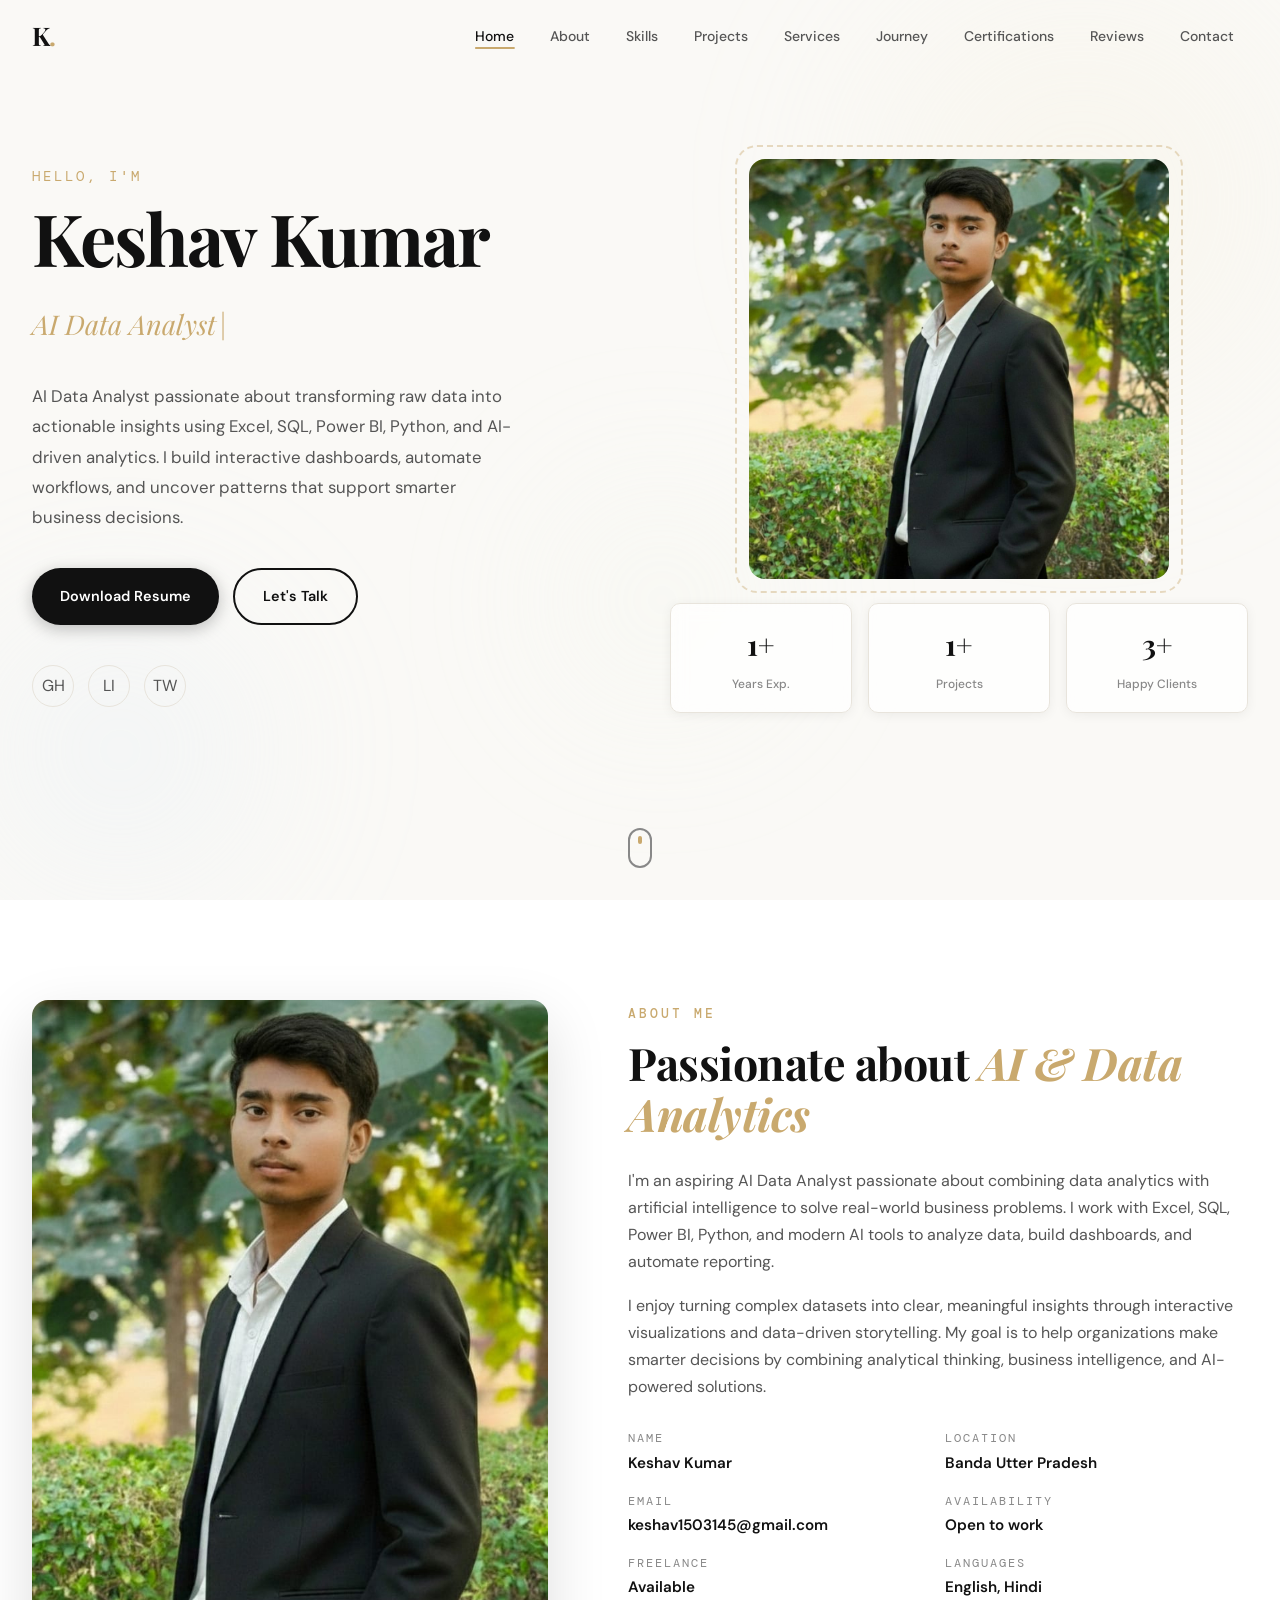
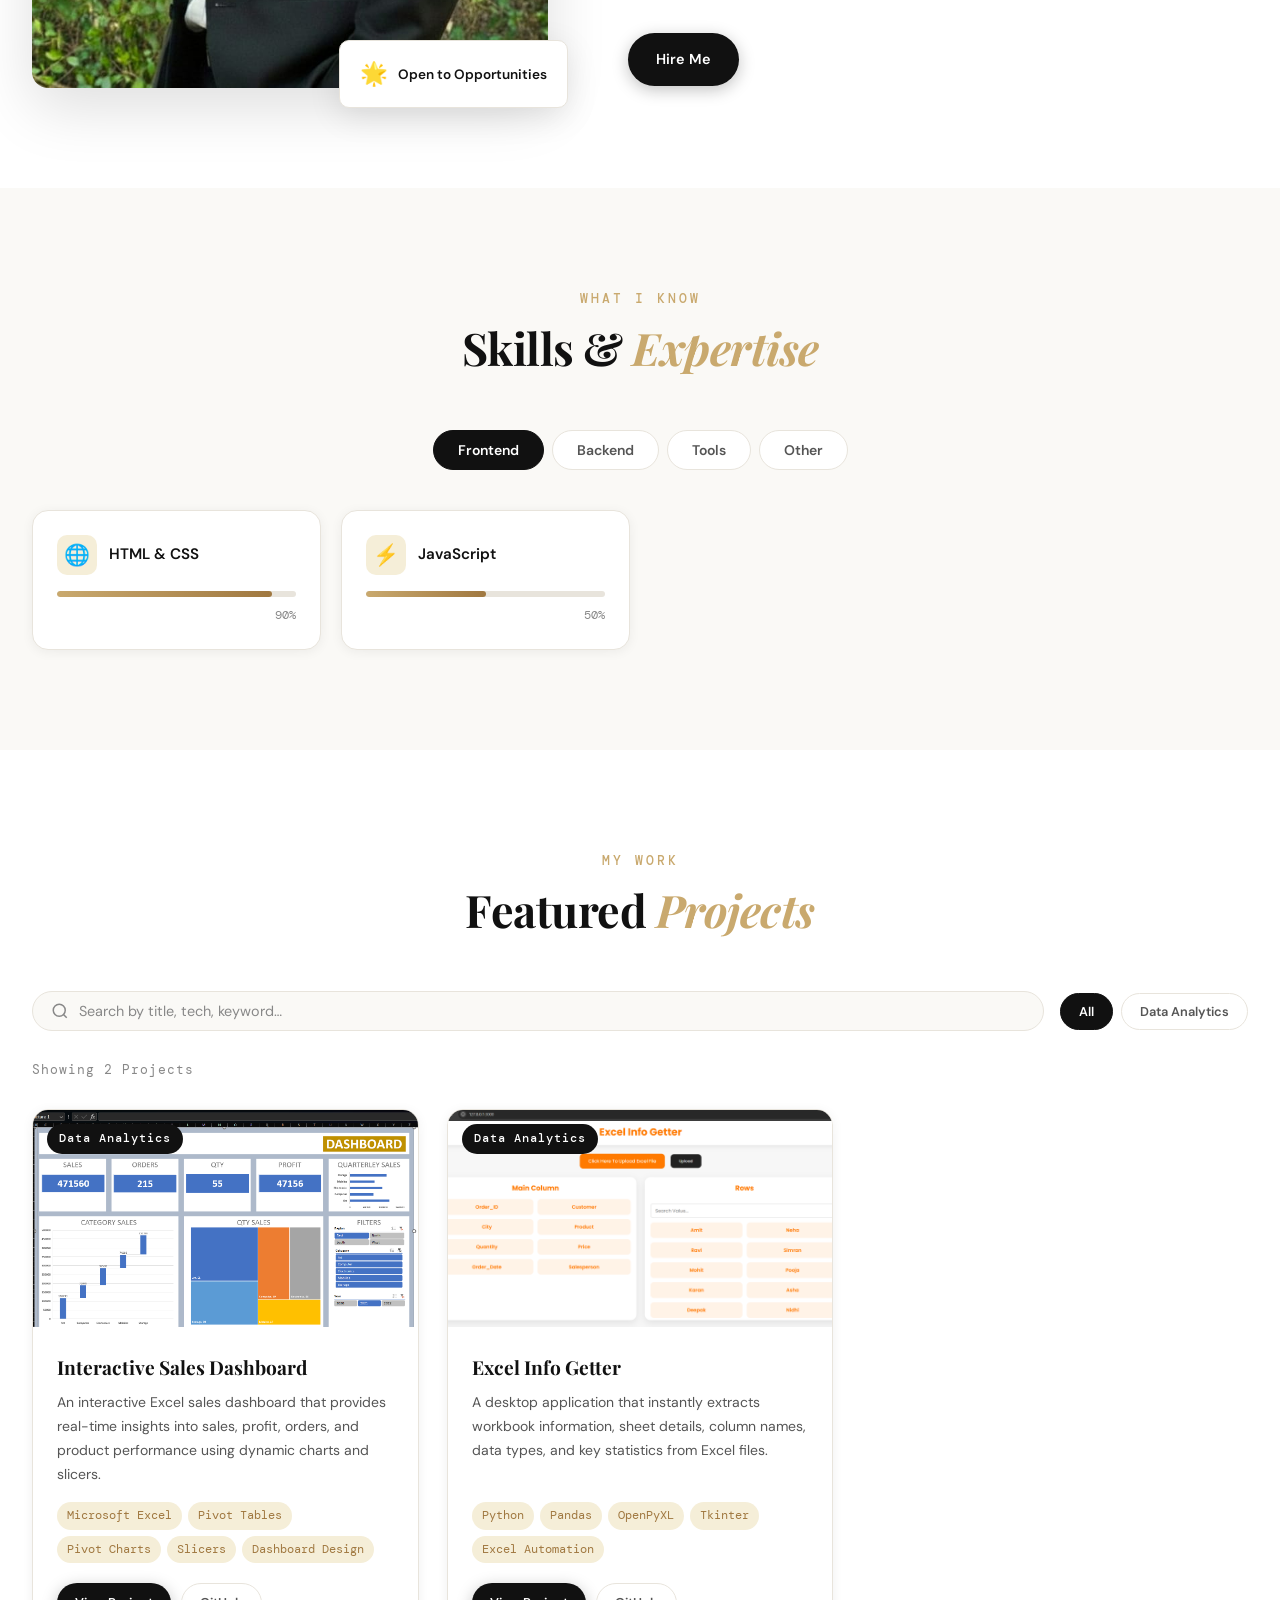
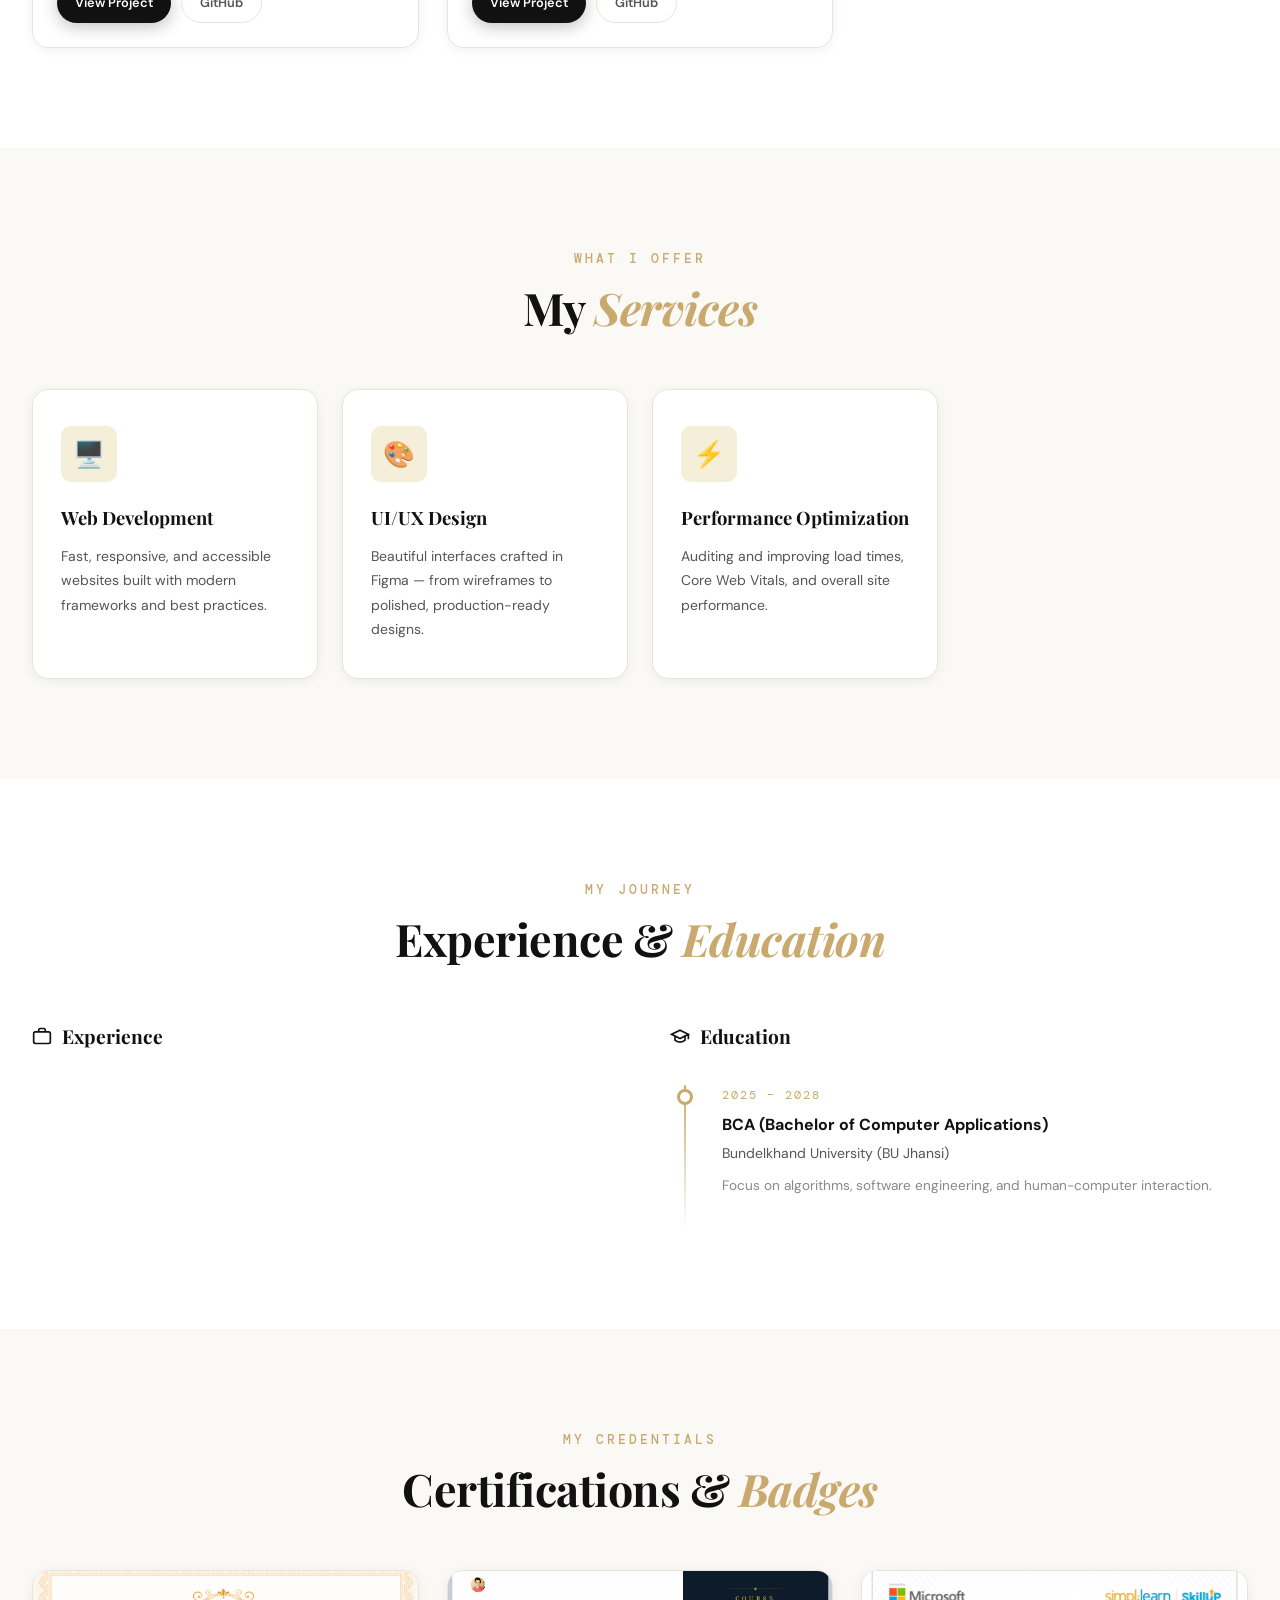
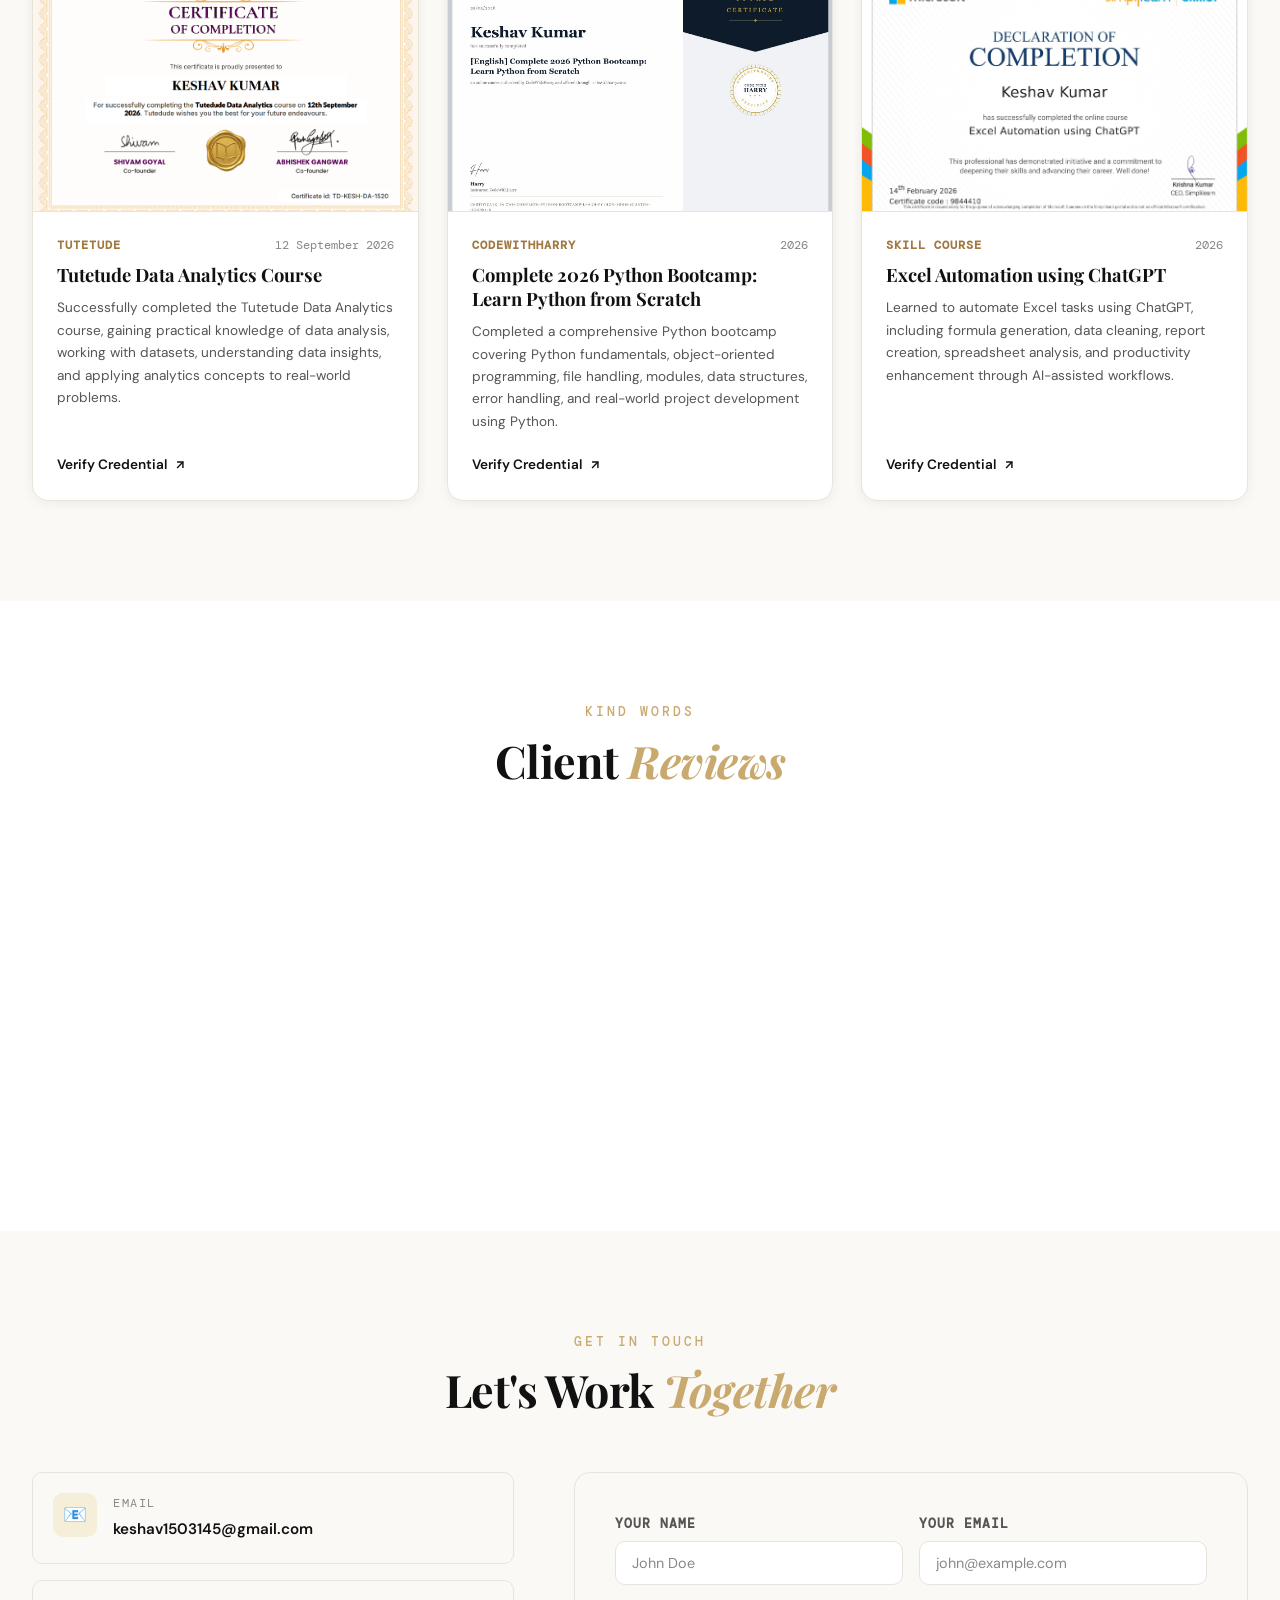
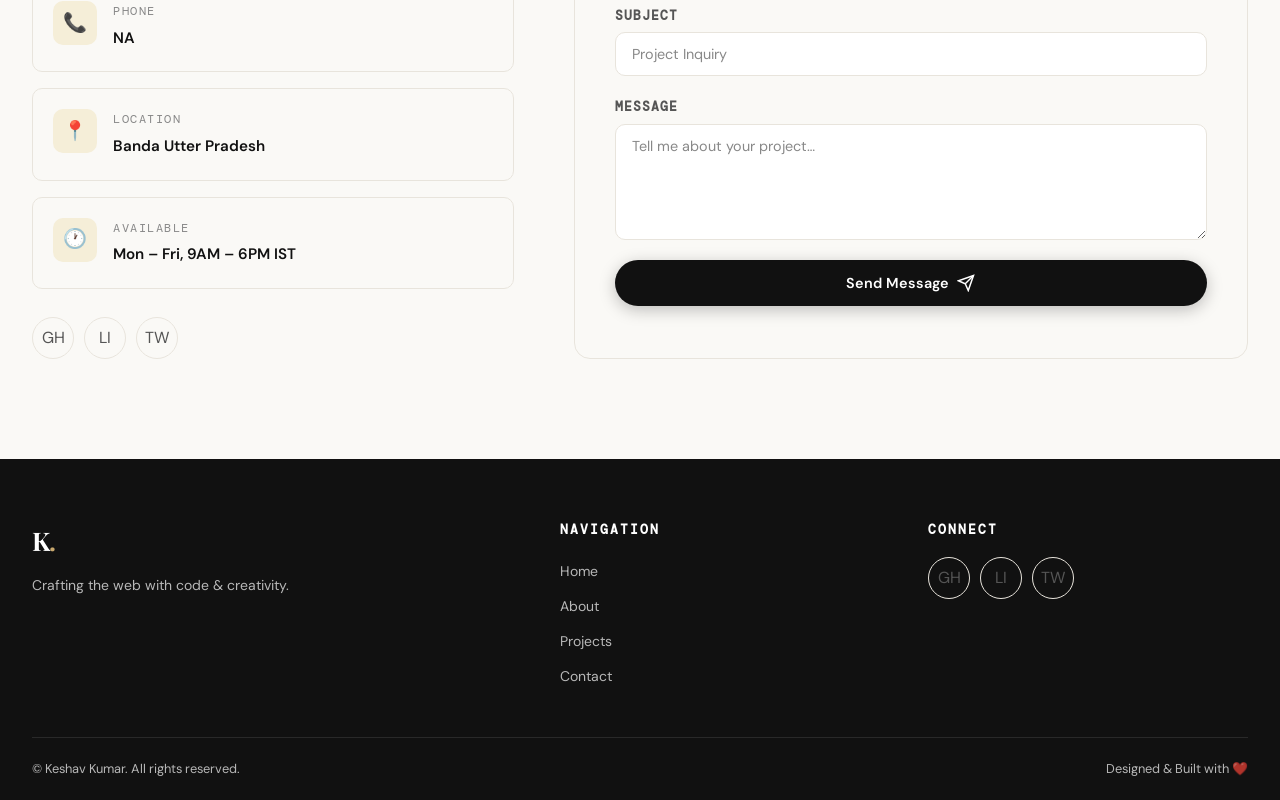
<file: index.html>
<!DOCTYPE html>
<html lang="en">

<head>
  <meta charset="UTF-8" />
  <meta name="viewport" content="width=device-width, initial-scale=1.0" />
  <meta name="description" content="Personal portfolio of Keshav Kumar – Full Stack Developer & UI/UX Designer" />
  <meta name="keywords" content="portfolio, developer, designer, full stack, web development" />
  <meta name="google-site-verification" content="IOanxkwuFO7GPKOAxh7ggwsRi_e7fyVRHws2PLYaEkM" />
  <title>Keshav Kumar - AI Developer</title>
  <link rel="stylesheet" href="style.css" />
  <link rel="preconnect" href="https://fonts.googleapis.com" />
  <link
    href="https://fonts.googleapis.com/css2?family=Playfair+Display:ital,wght@0,400;0,700;1,400&family=DM+Sans:wght@300;400;500;600&family=DM+Mono:wght@400;500&display=swap"
    rel="stylesheet" />
</head>

<body>

  <!-- =============================================
     LOADER
============================================= -->
  <div id="loader">
    <div class="loader-inner">
      <span class="loader-text">K</span>
      <div class="loader-bar">
        <div class="loader-fill"></div>
      </div>
    </div>
  </div>

  <!-- =============================================
     NAVBAR
============================================= -->
  <nav id="navbar">
    <div class="nav-container">
      <a href="#hero" class="nav-logo">K<span>.</span></a>
      <ul class="nav-links" id="navLinks">
        <li><a href="#hero" class="nav-link active">Home</a></li>
        <li><a href="#about" class="nav-link">About</a></li>
        <li><a href="#skills" class="nav-link">Skills</a></li>
        <li><a href="#projects" class="nav-link">Projects</a></li>
        <li><a href="#services" class="nav-link">Services</a></li>
        <li><a href="#experience" class="nav-link">Journey</a></li>
        <li><a href="#certifications" class="nav-link">Certifications</a></li>
        <li><a href="#testimonials" class="nav-link">Reviews</a></li>
        <li><a href="#contact" class="nav-link">Contact</a></li>
      </ul>
      <button class="hamburger" id="hamburger" aria-label="Toggle menu">
        <span></span><span></span><span></span>
      </button>
    </div>
  </nav>

  <!-- =============================================
     HERO SECTION
============================================= -->
  <section id="hero">
    <div class="hero-bg-shapes">
      <div class="shape shape-1"></div>
      <div class="shape shape-2"></div>
      <div class="shape shape-3"></div>
    </div>
    <div class="hero-container">
      <div class="hero-text reveal">
        <p class="hero-greeting">Hello, I'm</p>
        <!-- ✏️ EDIT: Change your name -->
        <h1 class="hero-name" id="heroName">Keshav Kumar</h1>
        <div class="hero-typing-wrapper">
          <span class="hero-typing" id="typingText"></span>
          <span class="cursor">|</span>
        </div>
        <!-- ✏️ EDIT: Change your tagline -->
        <p class="hero-bio" id="heroBio"></p>
        <div class="hero-buttons">
          <!-- ✏️ EDIT: Change resume link -->
          <a href="#" class="btn btn-primary" id="resumeBtn" download>Download Resume</a>
          <a href="#contact" class="btn btn-outline">Let's Talk</a>
        </div>
        <div class="hero-socials" id="heroSocials"></div>
      </div>
      <div class="hero-image reveal-right">
        <div class="hero-img-wrapper">
          <!-- ✏️ EDIT: Replace with your photo URL or path -->
          <img src="images/my photo.jpeg" alt="Keshav Kumar"
            id="heroImg" loading="lazy" />
          <div class="hero-img-decor"></div>
        </div>
        <div class="hero-stats">
          <div class="stat-card"><span class="stat-num" data-target="1">0</span><span>Years Exp.</span></div>
          <div class="stat-card"><span class="stat-num" data-target="1">0</span><span>Projects</span></div>
          <div class="stat-card"><span class="stat-num" data-target="3">0</span><span>Happy Clients</span></div>
        </div>
      </div>
    </div>
    <a href="#about" class="scroll-down" aria-label="Scroll down">
      <span></span>
    </a>
  </section>

  <!-- =============================================
     ABOUT SECTION
============================================= -->
  <section id="about">
    <div class="section-container">
      <div class="about-image reveal">
        <!-- ✏️ EDIT: Replace with your about photo -->
        <img src="images/my photo.jpeg" alt="About Keshav"
          id="aboutImg" />
        <div class="about-img-tag">
          <span>&#127775;</span>
          <p>Open to Opportunities</p>
        </div>
      </div>
      <div class="about-content reveal-right">
        <p class="section-label">About Me</p>
        <h2 class="section-title">Passionate about <em>AI & Data Analytics</em></h2><br>
        <!-- ✏️ EDIT: Change your about text -->
        <p class="about-para" id="aboutPara1"></p>
        <p class="about-para" id="aboutPara2"></p>
        <div class="about-details" id="aboutDetails">
          <!-- Filled by JS from portfolioData -->
        </div>
        <a href="#contact" class="btn btn-primary">Hire Me</a>
      </div>
    </div>
  </section>

  <!-- =============================================
     SKILLS SECTION
============================================= -->
  <section id="skills">
    <div class="section-container">
      <div class="section-header reveal">
        <p class="section-label">What I Know</p>
        <h2 class="section-title">Skills & <em>Expertise</em></h2>
      </div>
      <div class="skills-tabs reveal">
        <button class="skill-tab active" data-tab="frontend">Frontend</button>
        <button class="skill-tab" data-tab="backend">Backend</button>
        <button class="skill-tab" data-tab="tools">Tools</button>
        <button class="skill-tab" data-tab="other">Other</button>
      </div>
      <div class="skills-panels" id="skillsPanels">
        <!-- Filled by JS -->
      </div>
    </div>
  </section>

  <!-- =============================================
     PROJECTS SECTION
============================================= -->
  <section id="projects">
    <div class="section-container">
      <div class="section-header reveal">
        <p class="section-label">My Work</p>
        <h2 class="section-title">Featured <em>Projects</em></h2>
      </div>

      <!-- Search & Filter Bar -->
      <div class="projects-controls reveal">
        <div class="search-wrapper">
          <svg width="18" height="18" viewBox="0 0 24 24" fill="none" stroke="currentColor" stroke-width="2">
            <circle cx="11" cy="11" r="8" />
            <line x1="21" y1="21" x2="16.65" y2="16.65" />
          </svg>
          <input type="text" id="projectSearch" placeholder="Search by title, tech, keyword…" autocomplete="off" />
        </div>
        <div class="filter-buttons" id="filterButtons">
          <!-- Filled by JS -->
        </div>
      </div>

      <p class="project-count" id="projectCount">Showing 0 Projects</p>

      <div class="projects-grid" id="projectsGrid">
        <!-- Filled by JS -->
      </div>

      <div class="no-results hidden" id="noResults">
        <div class="no-results-inner">
          <span>&#128269;</span>
          <p>No projects found</p>
          <small>Try a different keyword or filter</small>
        </div>
      </div>
    </div>
  </section>

  <!-- =============================================
     SERVICES SECTION
============================================= -->
  <section id="services">
    <div class="section-container">
      <div class="section-header reveal">
        <p class="section-label">What I Offer</p>
        <h2 class="section-title">My <em>Services</em></h2>
      </div>
      <div class="services-grid" id="servicesGrid">
        <!-- Filled by JS -->
      </div>
    </div>
  </section>

  <!-- =============================================
     EXPERIENCE / EDUCATION SECTION
============================================= -->
  <section id="experience">
    <div class="section-container">
      <div class="section-header reveal">
        <p class="section-label">My Journey</p>
        <h2 class="section-title">Experience & <em>Education</em></h2>
      </div>
      <div class="timeline-wrapper">
        <div class="timeline-col reveal">
          <h3 class="timeline-col-title">
            <svg width="20" height="20" viewBox="0 0 24 24" fill="none" stroke="currentColor" stroke-width="2">
              <rect x="2" y="7" width="20" height="14" rx="2" />
              <path d="M16 7V5a2 2 0 0 0-2-2h-4a2 2 0 0 0-2 2v2" />
            </svg>
            Experience
          </h3>
          <div class="timeline" id="experienceTimeline"></div>
        </div>
        <div class="timeline-col reveal-right">
          <h3 class="timeline-col-title">
            <svg width="20" height="20" viewBox="0 0 24 24" fill="none" stroke="currentColor" stroke-width="2">
              <path d="M22 10v6M2 10l10-5 10 5-10 5z" />
              <path d="M6 12v5c3 3 9 3 12 0v-5" />
            </svg>
            Education
          </h3>
          <div class="timeline" id="educationTimeline"></div>
        </div>
      </div>
    </div>
  </section>

  <!-- =============================================
     CERTIFICATIONS SECTION
============================================= -->
  <section id="certifications">
    <div class="section-container">
      <div class="section-header reveal">
        <p class="section-label">My Credentials</p>
        <h2 class="section-title">Certifications & <em>Badges</em></h2>
      </div>
      <div class="certifications-grid" id="certificationsGrid">
        <!-- Filled by JS -->
      </div>
    </div>
  </section>

  <!-- =============================================
     TESTIMONIALS SECTION
============================================= -->
  <section id="testimonials">
    <div class="section-container">
      <div class="section-header reveal">
        <p class="section-label">Kind Words</p>
        <h2 class="section-title">Client <em>Reviews</em></h2>
      </div>
      <div class="testimonials-slider reveal" id="testimonialsSlider">
        <!-- Filled by JS -->
      </div>
      <div class="slider-dots" id="sliderDots"></div>
    </div>
  </section>

  <!-- =============================================
     CONTACT SECTION
============================================= -->
  <section id="contact">
    <div class="section-container">
      <div class="section-header reveal">
        <p class="section-label">Get In Touch</p>
        <h2 class="section-title">Let's Work <em>Together</em></h2>
      </div>
      <div class="contact-grid">
        <div class="contact-info reveal">
          <div class="contact-cards" id="contactCards">
            <!-- Filled by JS -->
          </div>
          <div class="contact-socials" id="contactSocials">
            <!-- Filled by JS -->
          </div>
        </div>
        <div class="contact-form-wrapper reveal-right">
          <form id="contactForm" class="contact-form" novalidate>
            <div class="form-row">
              <div class="form-group">
                <label for="nameInput">Your Name</label>
                <input type="text" id="nameInput" placeholder="John Doe" required />
              </div>
              <div class="form-group">
                <label for="emailInput">Your Email</label>
                <input type="email" id="emailInput" placeholder="john@example.com" required />
              </div>
            </div>
            <div class="form-group">
              <label for="subjectInput">Subject</label>
              <input type="text" id="subjectInput" placeholder="Project Inquiry" />
            </div>
            <div class="form-group">
              <label for="messageInput">Message</label>
              <textarea id="messageInput" rows="5" placeholder="Tell me about your project…" required></textarea>
            </div>
            <button type="submit" class="btn btn-primary btn-full">Send Message
              <svg width="18" height="18" viewBox="0 0 24 24" fill="none" stroke="currentColor" stroke-width="2">
                <line x1="22" y1="2" x2="11" y2="13" />
                <polygon points="22 2 15 22 11 13 2 9 22 2" />
              </svg>
            </button>
            <p class="form-success hidden" id="formSuccess">&#10003; Message sent! I'll reply soon.</p>
          </form>
        </div>
      </div>
    </div>
  </section>

  <!-- =============================================
     FOOTER
============================================= -->
  <footer id="footer">
    <div class="footer-container">
      <div class="footer-top">
        <div class="footer-brand">
          <a href="#hero" class="nav-logo">K<span>.</span></a>
          <p>Crafting the web with code & creativity.</p>
        </div>
        <div class="footer-links">
          <h4>Navigation</h4>
          <ul>
            <li><a href="#hero">Home</a></li>
            <li><a href="#about">About</a></li>
            <li><a href="#projects">Projects</a></li>
            <li><a href="#contact">Contact</a></li>
          </ul>
        </div>
        <div class="footer-social">
          <h4>Connect</h4>
          <div id="footerSocials"></div>
        </div>
      </div>
      <div class="footer-bottom">
        <!-- ✏️ EDIT: Change your name in copyright -->
        <p>&copy; <span id="footerYear"></span> Keshav Kumar. All rights reserved.</p>
        <p>Designed & Built with &#10084;&#65039;</p>
      </div>
    </div>
  </footer>

  <!-- Back to top -->
  <button id="backToTop" aria-label="Back to top">
    <svg width="20" height="20" viewBox="0 0 24 24" fill="none" stroke="currentColor" stroke-width="2.5">
      <polyline points="18 15 12 9 6 15" />
    </svg>
  </button>

  <script src="data.js"></script>
  <script src="script.js"></script>
</body>

</html>
</file>
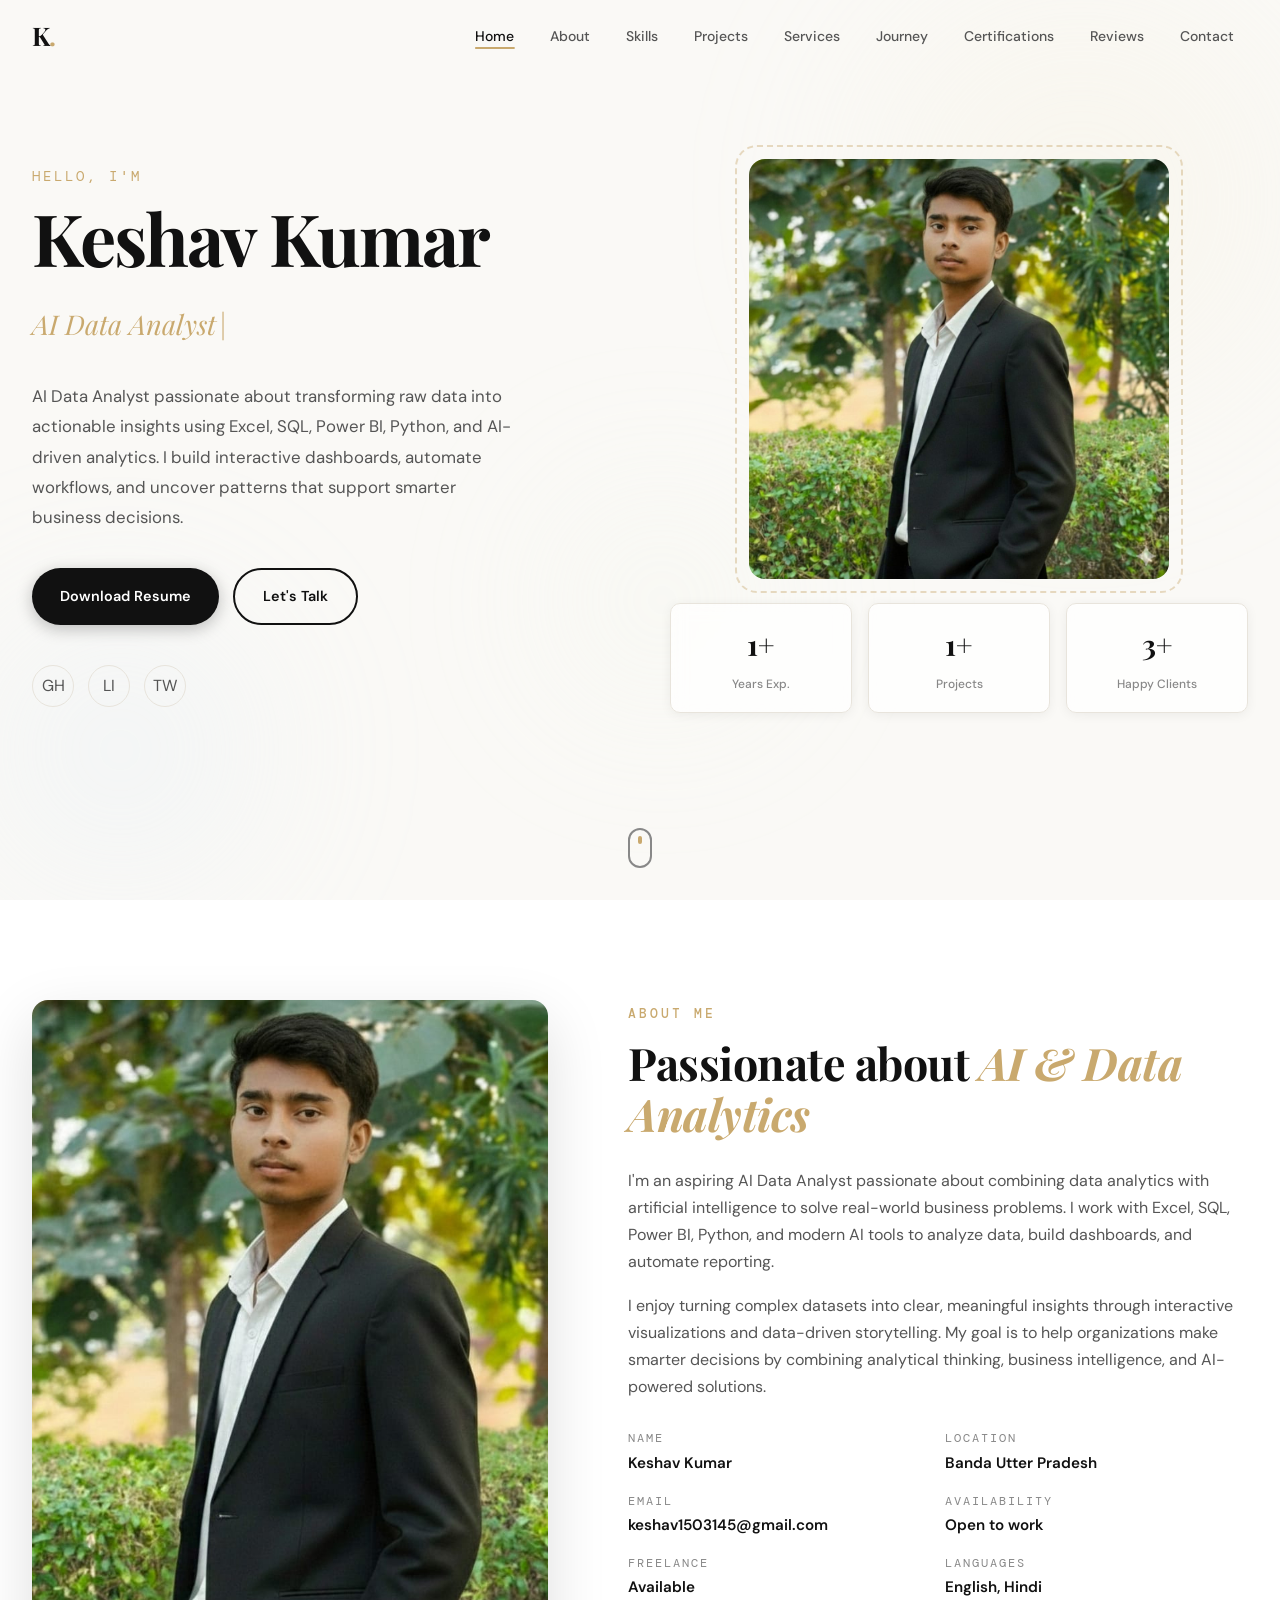
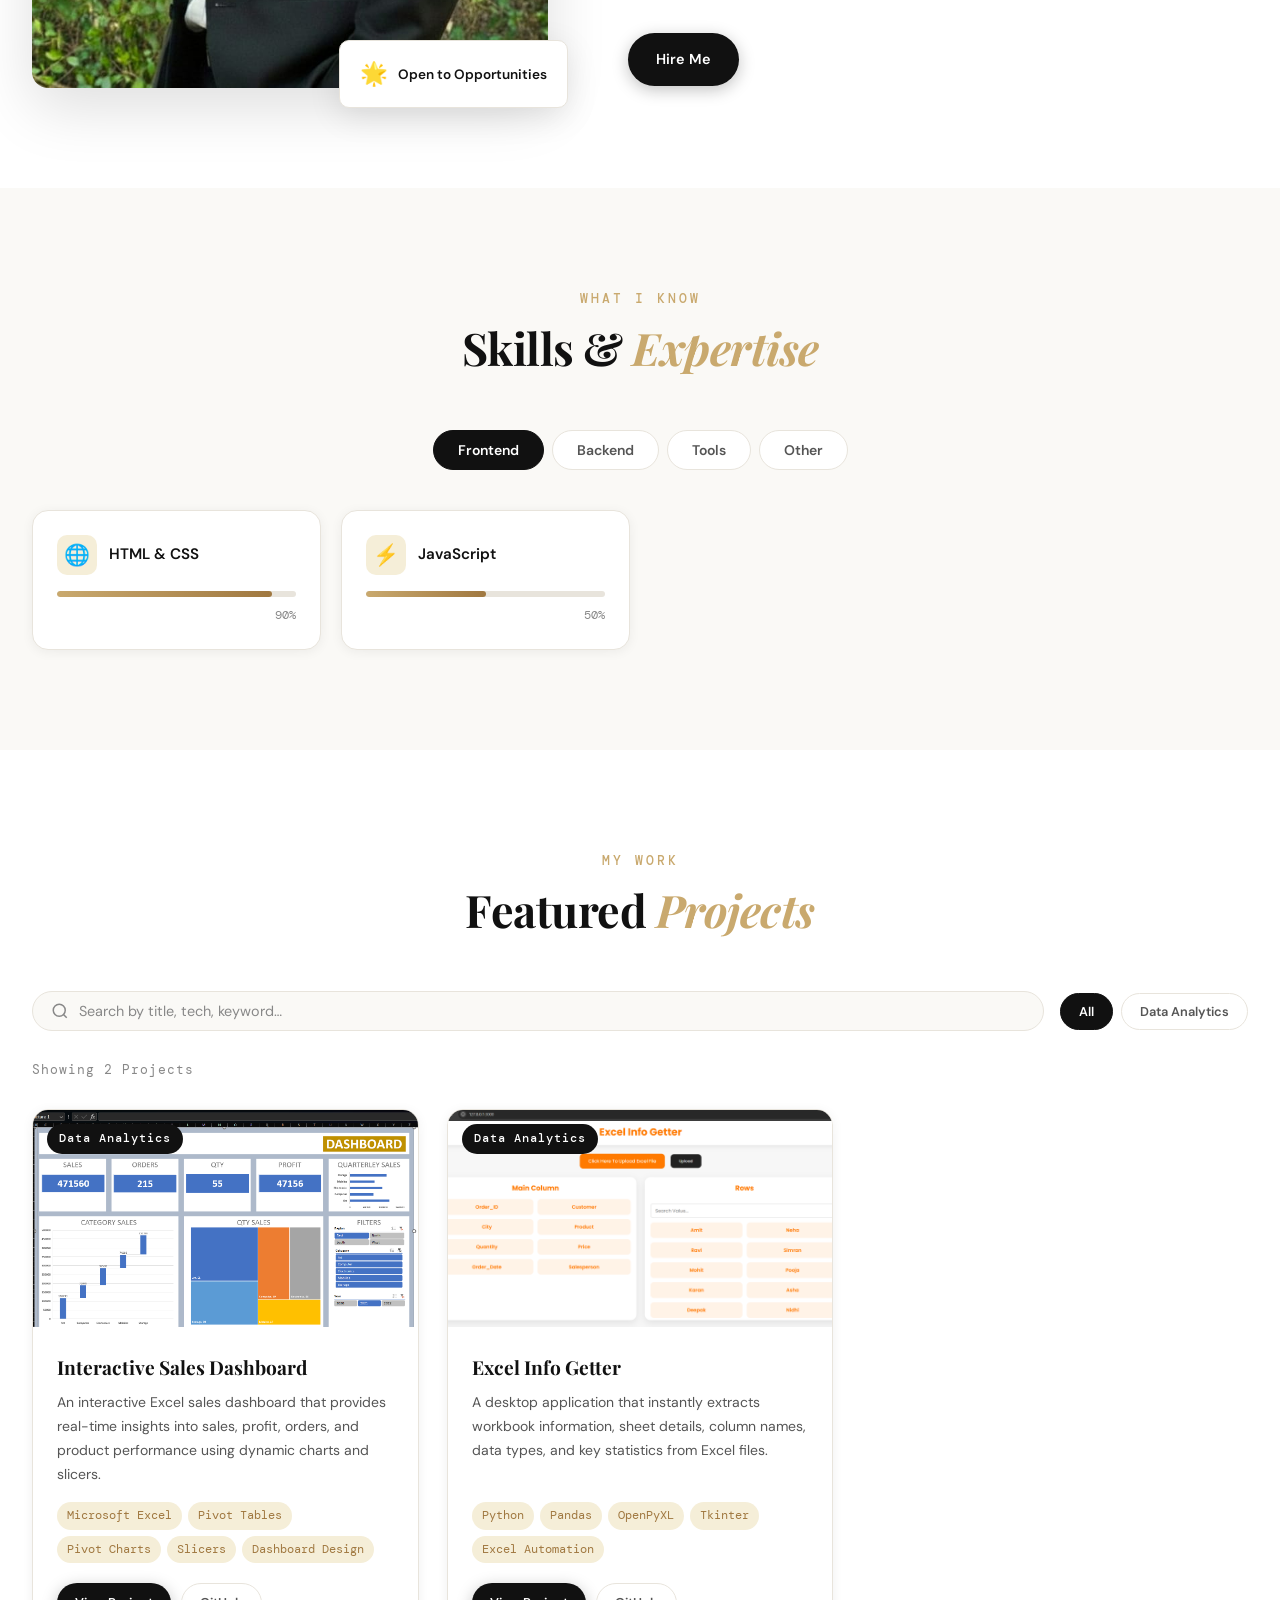
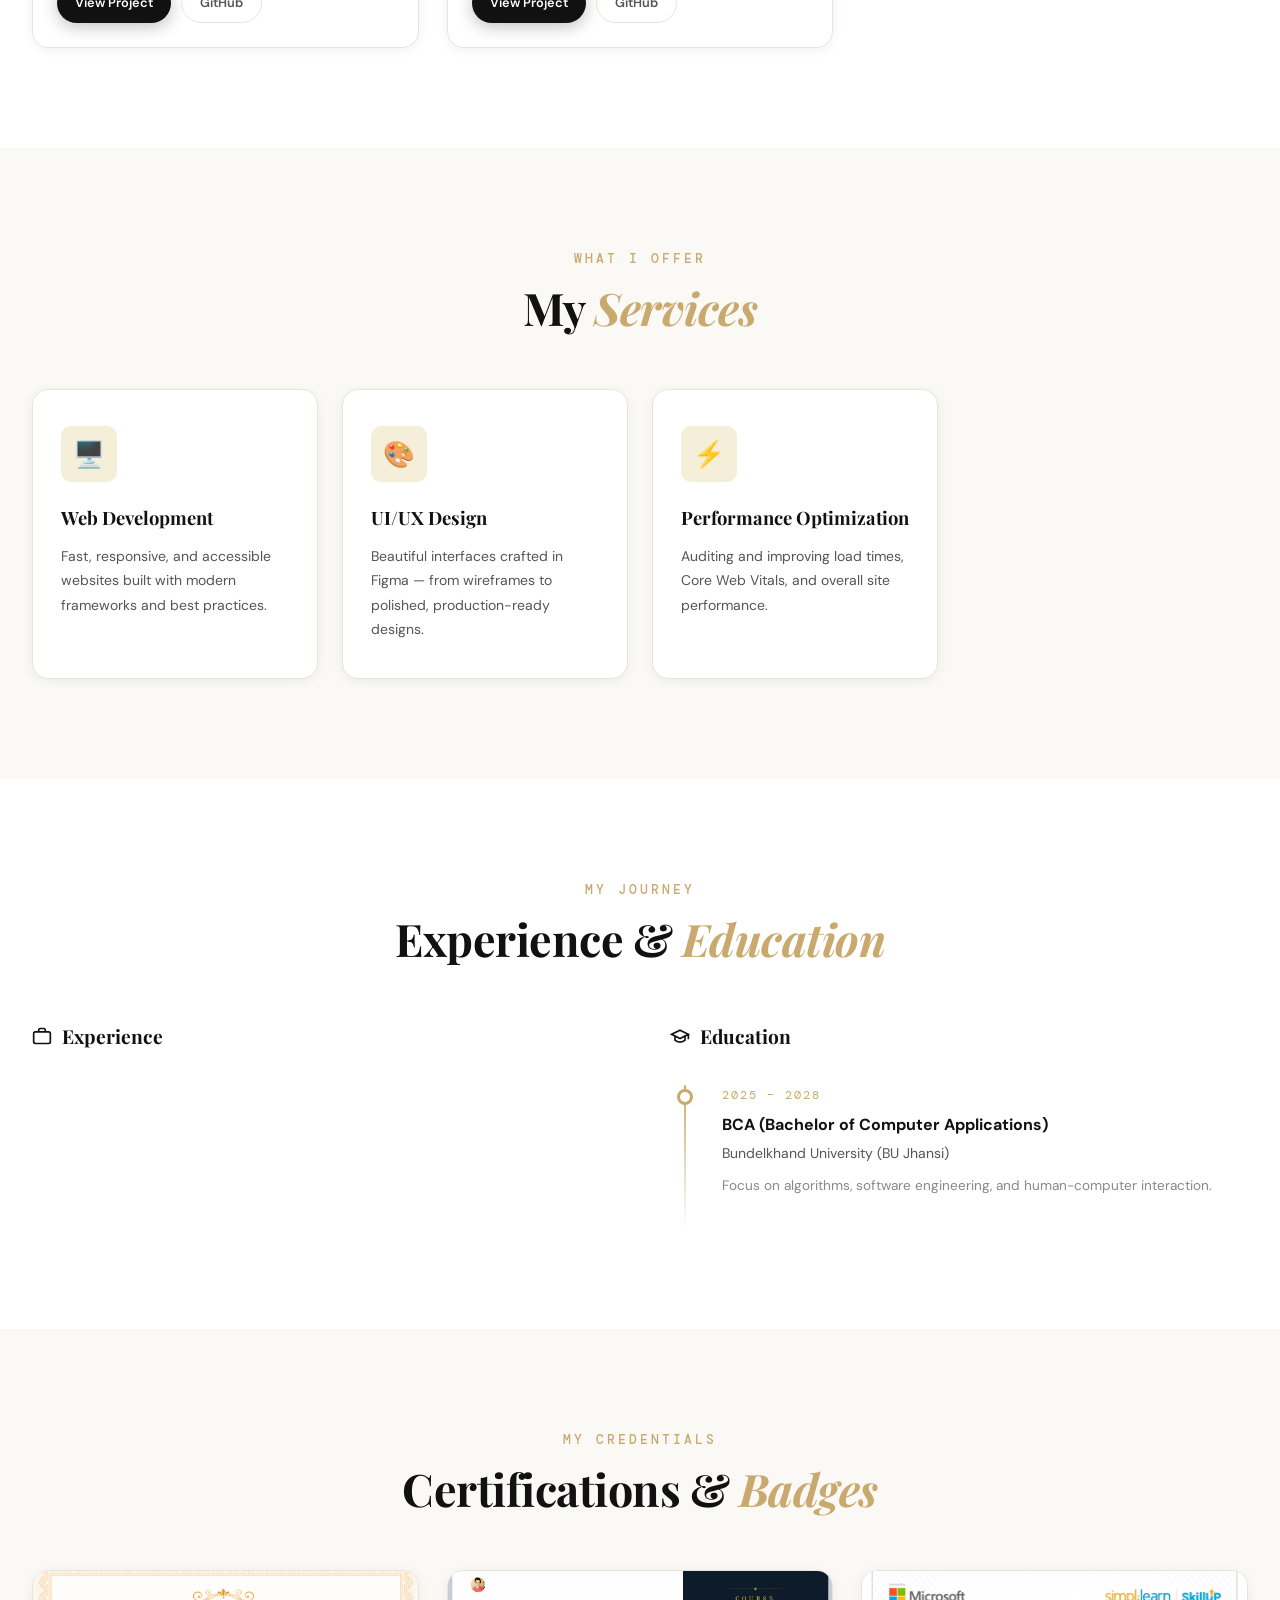
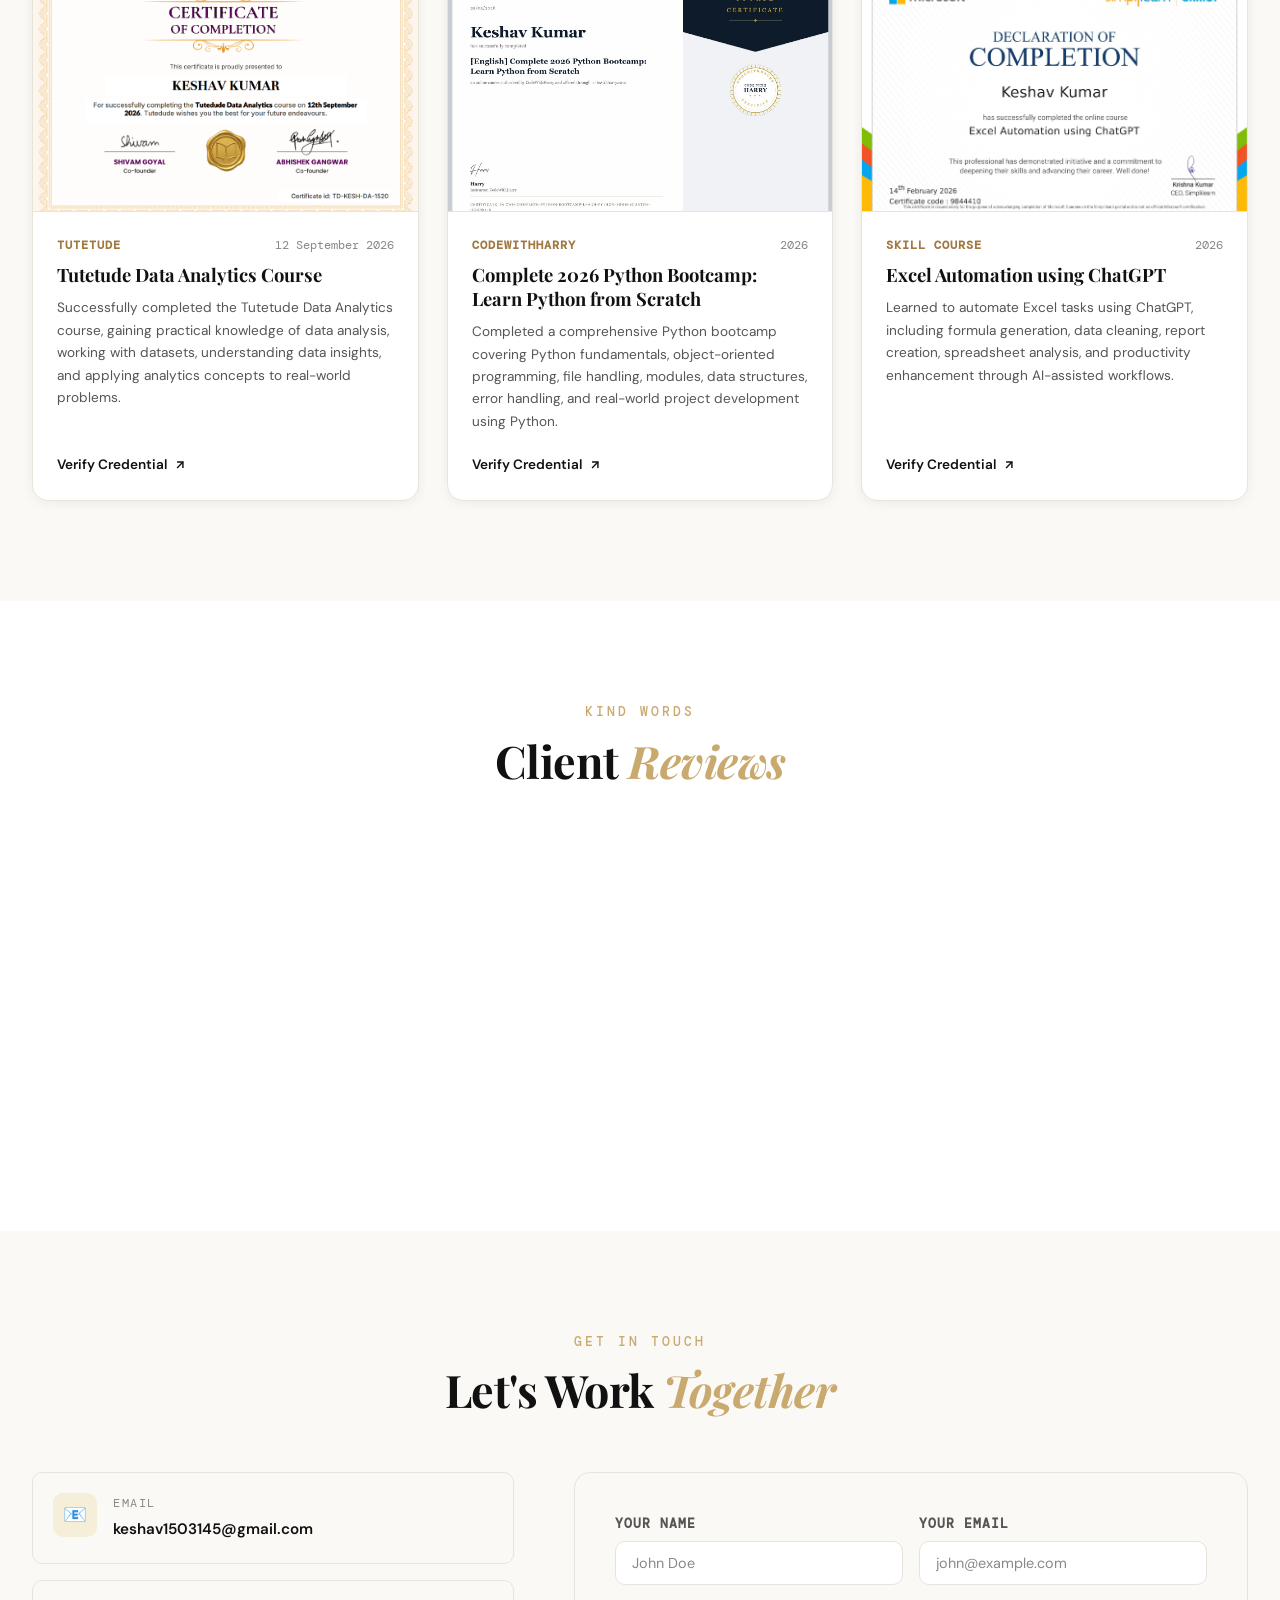
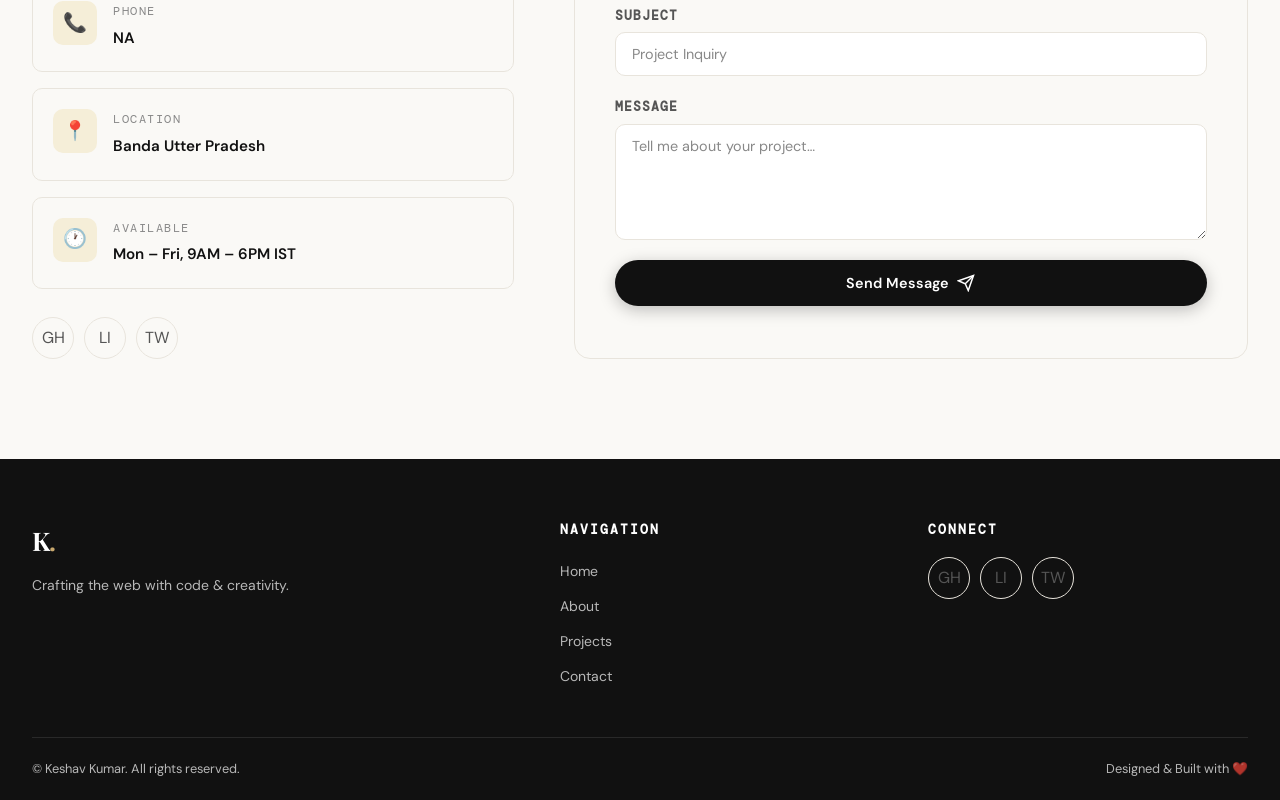
<file: project-detail.html>
<!DOCTYPE html>
<html lang="en">

<head>
  <meta charset="UTF-8" />
  <meta name="viewport" content="width=device-width, initial-scale=1.0" />
  <meta name="description" content="Project details - Keshav Kumar Portfolio" />
  <title>Project Details - Keshav Kumar</title>
  <link rel="stylesheet" href="style.css" />
  <link rel="preconnect" href="https://fonts.googleapis.com" />
  <link
    href="https://fonts.googleapis.com/css2?family=Playfair+Display:ital,wght@0,400;0,700;1,400&family=DM+Sans:wght@300;400;500;600&family=DM+Mono:wght@400;500&display=swap"
    rel="stylesheet" />
</head>

<body class="project-detail-page">

  <!-- =============================================
     LOADER
============================================= -->
  <div id="loader">
    <div class="loader-inner">
      <span class="loader-text">K</span>
      <div class="loader-bar">
        <div class="loader-fill"></div>
      </div>
    </div>
  </div>

  <!-- =============================================
     NAVBAR
============================================= -->
  <nav id="navbar" class="scrolled">
    <div class="nav-container">
      <a href="index.html#hero" class="nav-logo">K<span>.</span></a>
      <ul class="nav-links" id="navLinks">
        <li><a href="index.html#hero" class="nav-link">Home</a></li>
        <li><a href="index.html#about" class="nav-link">About</a></li>
        <li><a href="index.html#skills" class="nav-link">Skills</a></li>
        <li><a href="index.html#projects" class="nav-link active">Projects</a></li>
        <li><a href="index.html#certifications" class="nav-link">Certifications</a></li>
        <li><a href="index.html#contact" class="nav-link">Contact</a></li>
      </ul>
      <button class="hamburger" id="hamburger" aria-label="Toggle menu">
        <span></span><span></span><span></span>
      </button>
    </div>
  </nav>

  <!-- =============================================
     PROJECT HERO SECTION
============================================= -->
  <header class="project-detail-hero">
    <div class="section-container">
      <div class="breadcrumb">
        <a href="index.html#projects">Portfolio</a> / <a href="index.html#projects">Projects</a> / <span id="breadcrumbTitle">Project Details</span>
      </div>
      <span class="project-detail-category" id="projectCategory">Frontend</span>
      <h1 class="project-detail-title" id="projectTitle">Project Title</h1>
      <p class="project-detail-tagline" id="projectTagline">A short tagline describing the project.</p>
    </div>
  </header>

  <!-- =============================================
     MAIN DETAIL CONTAINER
============================================= -->
  <main class="project-detail-main">
    <div class="section-container">
      
      <!-- Big Project Image Banner -->
      <div class="project-detail-banner reveal">
        <div class="detail-banner-img-wrapper">
          <img src="" alt="Project Banner" id="projectImage" />
          <div class="detail-banner-decor"></div>
        </div>
      </div>

      <!-- Detail Grid: 2 Columns -->
      <div class="project-detail-grid">
        
        <!-- Left Column: Detailed Content -->
        <div class="project-detail-content reveal">
          
          <!-- Overview Section -->
          <div class="detail-section">
            <h2 class="detail-section-title">Overview</h2>
            <div class="detail-text" id="projectOverview">
              <!-- Dynamically populated -->
            </div>
          </div>

          <!-- Features Section -->
          <div class="detail-section" id="featuresSection">
            <h2 class="detail-section-title">Key Features</h2>
            <ul class="detail-features-list" id="projectFeatures">
              <!-- Dynamically populated -->
            </ul>
          </div>

          <!-- Challenges Section -->
          <div class="detail-section" id="challengesSection">
            <h2 class="detail-section-title">Challenges & Solutions</h2>
            <div class="detail-text" id="projectChallenges">
              <!-- Dynamically populated -->
            </div>
          </div>

        </div>

        <!-- Right Column: Info Sidebar -->
        <aside class="project-detail-sidebar reveal-right">
          
          <div class="sidebar-card">
            <h3 class="sidebar-card-title">Project Metadata</h3>
            
            <div class="sidebar-meta-list">
              <div class="sidebar-meta-item">
                <span class="meta-label">Client / Org</span>
                <span class="meta-value" id="projectClient">Self-Initiated</span>
              </div>
              <div class="sidebar-meta-item">
                <span class="meta-label">Timeline</span>
                <span class="meta-value" id="projectDate">Jan 2025</span>
              </div>
              <div class="sidebar-meta-item">
                <span class="meta-label">My Role</span>
                <span class="meta-value" id="projectRole">Developer</span>
              </div>
              <div class="sidebar-meta-item">
                <span class="meta-label">Tech Stack</span>
                <div class="sidebar-tech-tags" id="projectTech">
                  <!-- Dynamically populated -->
                </div>
              </div>
            </div>

            <div class="sidebar-actions">
              <a href="#" target="_blank" rel="noopener noreferrer" class="btn btn-primary btn-full" id="liveLink">
                Live Demo
                <svg width="18" height="18" viewBox="0 0 24 24" fill="none" stroke="currentColor" stroke-width="2">
                  <line x1="7" y1="17" x2="17" y2="7" />
                  <polyline points="7 7 17 7 17 17" />
                </svg>
              </a>
              <a href="#" target="_blank" rel="noopener noreferrer" class="btn btn-outline btn-full" id="githubLink">
                View Source Code
                <svg width="18" height="18" viewBox="0 0 24 24" fill="none" stroke="currentColor" stroke-width="2">
                  <path d="M9 19c-5 1.5-5-2.5-7-3m14 6v-3.87a3.37 3.37 0 0 0-.94-2.61c3.14-.35 6.44-1.54 6.44-7A5.44 5.44 0 0 0 20 4.77 5.07 5.07 0 0 0 19.91 1S18.73.65 16 2.48a13.38 13.38 0 0 0-7 0C6.27.65 5.09 1 5.09 1A5.07 5.07 0 0 0 5 4.77a5.44 5.44 0 0 0-1.5 3.78c0 5.42 3.3 6.61 6.44 7A3.37 3.37 0 0 0 9 18.13V22" />
                </svg>
              </a>
            </div>
          </div>

          <div class="back-navigation">
            <a href="index.html#projects" class="btn btn-ghost btn-full">
              <svg width="18" height="18" viewBox="0 0 24 24" fill="none" stroke="currentColor" stroke-width="2.5" style="transform: rotate(180deg);">
                <line x1="5" y1="12" x2="19" y2="12" />
                <polyline points="12 5 19 12 12 19" />
              </svg>
              Back to Portfolio
            </a>
          </div>

        </aside>

      </div>

    </div>
  </main>

  <!-- =============================================
     FOOTER
============================================= -->
  <footer id="footer">
    <div class="footer-container">
      <div class="footer-top">
        <div class="footer-brand">
          <a href="index.html#hero" class="nav-logo">K<span>.</span></a>
          <p>Crafting the web with code & creativity.</p>
        </div>
        <div class="footer-links">
          <h4>Navigation</h4>
          <ul>
            <li><a href="index.html#hero">Home</a></li>
            <li><a href="index.html#about">About</a></li>
            <li><a href="index.html#projects">Projects</a></li>
            <li><a href="index.html#contact">Contact</a></li>
          </ul>
        </div>
        <div class="footer-social">
          <h4>Connect</h4>
          <div id="footerSocials"></div>
        </div>
      </div>
      <div class="footer-bottom">
        <p>&copy; <span id="footerYear"></span> Keshav Kumar. All rights reserved.</p>
        <p>Designed & Built with &#10084;&#65039;</p>
      </div>
    </div>
  </footer>

  <!-- Back to top -->
  <button id="backToTop" aria-label="Back to top">
    <svg width="20" height="20" viewBox="0 0 24 24" fill="none" stroke="currentColor" stroke-width="2.5">
      <polyline points="18 15 12 9 6 15" />
    </svg>
  </button>

  <script src="data.js"></script>
  <script src="project-detail.js"></script>
</body>

</html>
</file>
<file: style.css>
/* =============================================
   PORTFOLIO STYLESHEET
   Theme: Editorial Light — Clean, Premium, Modern
   Fonts: Playfair Display (display) + DM Sans (body) + DM Mono (code)
============================================= */

/* ─── CSS VARIABLES ─── */
:root {
  --cream:       #faf9f6;
  --white:       #ffffff;
  --ink:         #111111;
  --ink-muted:   #555555;
  --ink-light:   #888888;
  --accent:      #c9a96e;       /* warm gold */
  --accent-dark: #a07840;
  --accent-soft: #f5eed8;
  --blue:        #2563eb;
  --border:      #e8e4dc;
  --card-bg:     rgba(255,255,255,0.75);
  --shadow-sm:   0 2px 12px rgba(0,0,0,0.06);
  --shadow-md:   0 8px 32px rgba(0,0,0,0.10);
  --shadow-lg:   0 20px 60px rgba(0,0,0,0.13);
  --radius:      16px;
  --radius-sm:   10px;
  --radius-pill: 999px;
  --transition:  0.35s cubic-bezier(0.25,0.46,0.45,0.94);
  --font-display:'Playfair Display', Georgia, serif;
  --font-body:   'DM Sans', sans-serif;
  --font-mono:   'DM Mono', monospace;
  --nav-h:       72px;
}

/* ─── RESET & BASE ─── */
*, *::before, *::after { box-sizing: border-box; margin: 0; padding: 0; }

html {
  scroll-behavior: smooth;
  font-size: 16px;
}

body {
  font-family: var(--font-body);
  background: var(--cream);
  color: var(--ink);
  overflow-x: hidden;
  line-height: 1.7;
}

/* Custom scrollbar */
::-webkit-scrollbar { width: 6px; }
::-webkit-scrollbar-track { background: var(--cream); }
::-webkit-scrollbar-thumb { background: var(--accent); border-radius: var(--radius-pill); }

img { display: block; width: 100%; object-fit: cover; }
a  { text-decoration: none; color: inherit; }
ul { list-style: none; }
button { cursor: pointer; border: none; background: none; font-family: inherit; }
input, textarea { font-family: inherit; outline: none; border: none; }

/* ─── LOADER ─── */
#loader {
  position: fixed; inset: 0;
  background: var(--cream);
  display: flex; align-items: center; justify-content: center;
  z-index: 9999;
  transition: opacity 0.6s ease, visibility 0.6s ease;
}
#loader.hidden { opacity: 0; visibility: hidden; }

.loader-inner { text-align: center; }
.loader-text {
  font-family: var(--font-display);
  font-size: 3rem;
  font-weight: 700;
  color: var(--ink);
  letter-spacing: -1px;
  display: block;
  margin-bottom: 20px;
  animation: pulse 1.2s ease infinite;
}
@keyframes pulse { 0%,100%{opacity:1} 50%{opacity:0.4} }

.loader-bar {
  width: 160px; height: 3px;
  background: var(--border);
  border-radius: var(--radius-pill);
  overflow: hidden;
  margin: 0 auto;
}
.loader-fill {
  height: 100%;
  background: var(--accent);
  border-radius: var(--radius-pill);
  animation: loadFill 1.8s ease forwards;
}
@keyframes loadFill { from{width:0} to{width:100%} }

/* ─── NAVBAR ─── */
#navbar {
  position: fixed; top: 0; left: 0; right: 0;
  height: var(--nav-h);
  z-index: 1000;
  transition: background var(--transition), box-shadow var(--transition), backdrop-filter var(--transition);
}
#navbar.scrolled {
  background: rgba(250,249,246,0.92);
  backdrop-filter: blur(16px);
  -webkit-backdrop-filter: blur(16px);
  box-shadow: var(--shadow-sm);
}

.nav-container {
  max-width: 1320px;
  margin: 0 auto;
  padding: 0 32px;
  height: 100%;
  display: flex; align-items: center; justify-content: space-between;
}

.nav-logo {
  font-family: var(--font-display);
  font-size: 1.6rem;
  font-weight: 700;
  color: var(--ink);
  letter-spacing: -1px;
}
.nav-logo span { color: var(--accent); }

.nav-links {
  display: flex; gap: 8px; align-items: center;
}
.nav-link {
  font-size: 0.875rem;
  font-weight: 500;
  color: var(--ink-muted);
  padding: 8px 14px;
  border-radius: var(--radius-pill);
  transition: color var(--transition), background var(--transition);
  position: relative;
}
.nav-link::after {
  content: '';
  position: absolute; bottom: 4px; left: 50%; transform: translateX(-50%);
  width: 0; height: 2px;
  background: var(--accent);
  border-radius: var(--radius-pill);
  transition: width var(--transition);
}
.nav-link:hover, .nav-link.active {
  color: var(--ink);
}
.nav-link:hover::after, .nav-link.active::after { width: 60%; }

/* Hamburger */
.hamburger {
  display: none;
  flex-direction: column; gap: 5px;
  width: 30px; padding: 4px;
}
.hamburger span {
  display: block; height: 2px; width: 100%;
  background: var(--ink);
  border-radius: var(--radius-pill);
  transition: var(--transition);
}
.hamburger.open span:nth-child(1) { transform: translateY(7px) rotate(45deg); }
.hamburger.open span:nth-child(2) { opacity: 0; transform: scaleX(0); }
.hamburger.open span:nth-child(3) { transform: translateY(-7px) rotate(-45deg); }

/* ─── SHARED SECTION STYLES ─── */
section { padding: 100px 0; }

.section-container {
  max-width: 1320px;
  margin: 0 auto;
  padding: 0 32px;
}

.section-header { text-align: center; margin-bottom: 56px; }

.section-label {
  font-family: var(--font-mono);
  font-size: 0.8rem;
  font-weight: 500;
  letter-spacing: 3px;
  text-transform: uppercase;
  color: var(--accent);
  margin-bottom: 12px;
  display: block;
}

.section-title {
  font-family: var(--font-display);
  font-size: clamp(2rem, 4vw, 2.8rem);
  font-weight: 700;
  color: var(--ink);
  line-height: 1.15;
  letter-spacing: -0.5px;
}
.section-title em {
  font-style: italic;
  color: var(--accent);
}

/* ─── BUTTONS ─── */
.btn {
  display: inline-flex; align-items: center; gap: 8px;
  padding: 14px 28px;
  font-size: 0.9rem;
  font-weight: 600;
  border-radius: var(--radius-pill);
  transition: all var(--transition);
  white-space: nowrap;
}
.btn-primary {
  background: var(--ink);
  color: var(--white);
  box-shadow: 0 4px 16px rgba(17,17,17,0.25);
}
.btn-primary:hover {
  background: var(--accent);
  box-shadow: 0 8px 28px rgba(201,169,110,0.4);
  transform: translateY(-2px);
}
.btn-outline {
  border: 2px solid var(--ink);
  color: var(--ink);
}
.btn-outline:hover {
  background: var(--ink);
  color: var(--white);
  transform: translateY(-2px);
}
.btn-sm {
  padding: 8px 18px;
  font-size: 0.8rem;
}
.btn-full { width: 100%; justify-content: center; }
.btn-ghost {
  color: var(--ink-muted);
  border: 1.5px solid var(--border);
}
.btn-ghost:hover { border-color: var(--ink); color: var(--ink); }

/* ─── REVEAL ANIMATIONS ─── */
.reveal, .reveal-right {
  opacity: 0;
  transform: translateY(40px);
  transition: opacity 0.7s ease, transform 0.7s ease;
}
.reveal-right { transform: translateX(40px); }
.reveal.visible, .reveal-right.visible {
  opacity: 1;
  transform: translate(0);
}

/* ─── HERO SECTION ─── */
#hero {
  min-height: 100vh;
  display: flex; align-items: center;
  padding-top: var(--nav-h);
  position: relative;
  overflow: hidden;
  background: var(--cream);
}

.hero-bg-shapes {
  position: absolute; inset: 0; pointer-events: none;
}
.shape {
  position: absolute;
  border-radius: 50%;
  filter: blur(80px);
  opacity: 0.35;
}
.shape-1 {
  width: 600px; height: 600px;
  background: radial-gradient(circle, #f5eed8 0%, transparent 70%);
  top: -100px; right: -100px;
}
.shape-2 {
  width: 400px; height: 400px;
  background: radial-gradient(circle, #dce8f5 0%, transparent 70%);
  bottom: -50px; left: -80px;
}
.shape-3 {
  width: 300px; height: 300px;
  background: radial-gradient(circle, #f0f5e8 0%, transparent 70%);
  top: 50%; left: 40%;
}

.hero-container {
  max-width: 1320px;
  margin: 0 auto;
  padding: 0 32px;
  display: grid;
  grid-template-columns: 1fr 1fr;
  gap: 60px;
  align-items: center;
  width: 100%;
}

.hero-greeting {
  font-family: var(--font-mono);
  font-size: 0.85rem;
  letter-spacing: 3px;
  text-transform: uppercase;
  color: var(--accent);
  margin-bottom: 12px;
}
.hero-name {
  font-family: var(--font-display);
  font-size: clamp(2.8rem, 6vw, 4.5rem);
  font-weight: 700;
  line-height: 1.05;
  letter-spacing: -2px;
  color: var(--ink);
  margin-bottom: 16px;
}
.hero-typing-wrapper {
  display: flex; align-items: center; gap: 4px;
  font-family: var(--font-display);
  font-size: clamp(1.2rem, 3vw, 1.7rem);
  font-style: italic;
  color: var(--accent);
  margin-bottom: 24px;
  min-height: 2.4em;
}
.cursor {
  animation: blink 0.8s step-end infinite;
  font-style: normal;
}
@keyframes blink { 0%,100%{opacity:1} 50%{opacity:0} }

.hero-bio {
  color: var(--ink-muted);
  font-size: 1.05rem;
  max-width: 480px;
  margin-bottom: 36px;
  line-height: 1.8;
}
.hero-buttons {
  display: flex; gap: 14px; flex-wrap: wrap;
  margin-bottom: 40px;
}

.hero-socials {
  display: flex; gap: 14px; align-items: center;
}
.social-icon-link {
  width: 42px; height: 42px;
  border-radius: 50%;
  border: 1.5px solid var(--border);
  display: flex; align-items: center; justify-content: center;
  color: var(--ink-muted);
  font-size: 1rem;
  transition: all var(--transition);
}
.social-icon-link:hover {
  border-color: var(--accent);
  color: var(--accent);
  transform: translateY(-3px);
  box-shadow: 0 8px 20px rgba(201,169,110,0.25);
}

/* Hero Image */
.hero-img-wrapper {
  position: relative;
  aspect-ratio: 1;
  max-width: 420px;
  margin: 0 auto;
}
.hero-img-wrapper img {
  border-radius: var(--radius);
  height: 100%;
  object-fit: cover;
  position: relative; z-index: 2;
}
.hero-img-decor {
  position: absolute;
  inset: -14px;
  border: 2px dashed var(--accent);
  border-radius: calc(var(--radius) + 6px);
  z-index: 1;
  animation: spinDecor 20s linear infinite;
  opacity: 0.4;
}
@keyframes spinDecor { to { transform: rotate(360deg); } }

.hero-stats {
  display: flex; gap: 16px; margin-top: 24px;
}
.stat-card {
  flex: 1;
  background: var(--card-bg);
  border: 1px solid var(--border);
  border-radius: var(--radius-sm);
  padding: 16px 12px;
  text-align: center;
  backdrop-filter: blur(8px);
  box-shadow: var(--shadow-sm);
}
.stat-num {
  display: block;
  font-family: var(--font-display);
  font-size: 1.8rem;
  font-weight: 700;
  color: var(--ink);
}
.stat-card span:last-child {
  font-size: 0.75rem;
  color: var(--ink-light);
  font-weight: 500;
}

.scroll-down {
  position: absolute; bottom: 32px; left: 50%; transform: translateX(-50%);
}
.scroll-down span {
  display: block;
  width: 24px; height: 40px;
  border: 2px solid var(--ink-light);
  border-radius: var(--radius-pill);
  position: relative;
}
.scroll-down span::before {
  content: '';
  position: absolute;
  top: 6px; left: 50%; transform: translateX(-50%);
  width: 4px; height: 8px;
  background: var(--accent);
  border-radius: var(--radius-pill);
  animation: scrollBounce 1.4s ease infinite;
}
@keyframes scrollBounce { 0%,100%{top:6px;opacity:1} 50%{top:16px;opacity:0.3} }

/* ─── ABOUT SECTION ─── */
#about { background: var(--white); }

#about .section-container {
  display: grid;
  grid-template-columns: 1fr 1.2fr;
  gap: 80px;
  align-items: center;
}

.about-image {
  position: relative;
}
.about-image img {
  border-radius: var(--radius);
  aspect-ratio: 3/4;
  object-fit: cover;
  box-shadow: var(--shadow-lg);
}
.about-img-tag {
  position: absolute;
  bottom: -20px; right: -20px;
  background: var(--white);
  border: 1px solid var(--border);
  border-radius: var(--radius-sm);
  padding: 14px 20px;
  display: flex; align-items: center; gap: 10px;
  box-shadow: var(--shadow-md);
  font-size: 0.85rem;
  font-weight: 600;
  color: var(--ink);
}
.about-img-tag span { font-size: 1.4rem; }

.about-para {
  color: var(--ink-muted);
  margin-bottom: 16px;
  font-size: 1rem;
}
.about-details {
  display: grid; grid-template-columns: 1fr 1fr;
  gap: 14px;
  margin: 28px 0 32px;
}
.detail-item {
  display: flex; flex-direction: column; gap: 2px;
}
.detail-item .label {
  font-size: 0.75rem;
  font-family: var(--font-mono);
  letter-spacing: 2px;
  text-transform: uppercase;
  color: var(--ink-light);
}
.detail-item .value {
  font-size: 0.95rem;
  font-weight: 600;
  color: var(--ink);
}

/* ─── SKILLS SECTION ─── */
#skills { background: var(--cream); }

.skills-tabs {
  display: flex; gap: 8px; flex-wrap: wrap;
  margin-bottom: 40px;
  justify-content: center;
}
.skill-tab {
  padding: 10px 24px;
  border-radius: var(--radius-pill);
  font-size: 0.875rem;
  font-weight: 600;
  color: var(--ink-muted);
  border: 1.5px solid var(--border);
  background: var(--white);
  transition: all var(--transition);
}
.skill-tab:hover { border-color: var(--ink); color: var(--ink); }
.skill-tab.active {
  background: var(--ink);
  color: var(--white);
  border-color: var(--ink);
}

.skills-panel { display: none; }
.skills-panel.active { display: grid; grid-template-columns: repeat(auto-fill, minmax(280px, 1fr)); gap: 20px; }

.skill-card {
  background: var(--white);
  border: 1px solid var(--border);
  border-radius: var(--radius);
  padding: 24px;
  transition: all var(--transition);
  box-shadow: var(--shadow-sm);
}
.skill-card:hover {
  transform: translateY(-4px);
  box-shadow: var(--shadow-md);
  border-color: var(--accent);
}
.skill-card-header {
  display: flex; align-items: center; gap: 12px;
  margin-bottom: 16px;
}
.skill-icon {
  width: 40px; height: 40px;
  background: var(--accent-soft);
  border-radius: var(--radius-sm);
  display: flex; align-items: center; justify-content: center;
  font-size: 1.3rem;
}
.skill-name {
  font-weight: 600;
  font-size: 0.95rem;
  color: var(--ink);
}
.skill-bar-track {
  background: var(--border);
  height: 6px;
  border-radius: var(--radius-pill);
  overflow: hidden;
  margin-bottom: 8px;
}
.skill-bar-fill {
  height: 100%;
  background: linear-gradient(90deg, var(--accent), var(--accent-dark));
  border-radius: var(--radius-pill);
  width: 0;
  transition: width 1s cubic-bezier(0.34, 1.56, 0.64, 1) 0.2s;
}
.skill-pct {
  font-family: var(--font-mono);
  font-size: 0.75rem;
  color: var(--ink-light);
  text-align: right;
  display: block;
}

/* ─── PROJECTS SECTION ─── */
#projects { background: var(--white); }

.projects-controls {
  display: flex; flex-wrap: wrap; gap: 16px; align-items: center;
  margin-bottom: 28px;
}

.search-wrapper {
  flex: 1; min-width: 260px;
  display: flex; align-items: center; gap: 10px;
  background: var(--cream);
  border: 1.5px solid var(--border);
  border-radius: var(--radius-pill);
  padding: 10px 18px;
  transition: border-color var(--transition);
}
.search-wrapper:focus-within { border-color: var(--accent); }
.search-wrapper svg { flex-shrink: 0; color: var(--ink-light); }
.search-wrapper input {
  background: none;
  font-size: 0.9rem;
  color: var(--ink);
  width: 100%;
}
.search-wrapper input::placeholder { color: var(--ink-light); }

.filter-buttons {
  display: flex; gap: 8px; flex-wrap: wrap;
}
.filter-btn {
  padding: 9px 18px;
  border-radius: var(--radius-pill);
  font-size: 0.8rem;
  font-weight: 600;
  border: 1.5px solid var(--border);
  background: var(--white);
  color: var(--ink-muted);
  transition: all var(--transition);
}
.filter-btn:hover { border-color: var(--ink); color: var(--ink); }
.filter-btn.active { background: var(--ink); color: var(--white); border-color: var(--ink); }

.project-count {
  font-family: var(--font-mono);
  font-size: 0.8rem;
  color: var(--ink-light);
  letter-spacing: 1px;
  margin-bottom: 28px;
}

.projects-grid {
  display: grid;
  grid-template-columns: repeat(auto-fill, minmax(340px, 1fr));
  gap: 28px;
}

.project-card {
  background: var(--card-bg);
  border: 1px solid var(--border);
  border-radius: var(--radius);
  overflow: hidden;
  box-shadow: var(--shadow-sm);
  transition: all var(--transition);
  display: flex; flex-direction: column;
  animation: fadeIn 0.4s ease forwards;
}
@keyframes fadeIn { from{opacity:0;transform:translateY(20px)} to{opacity:1;transform:none} }

.project-card:hover {
  transform: translateY(-6px);
  box-shadow: var(--shadow-lg);
  border-color: var(--accent);
}

.project-img {
  aspect-ratio: 16/9;
  overflow: hidden;
  position: relative;
}
.project-img img {
  transition: transform 0.5s ease;
  height: 100%;
}
.project-card:hover .project-img img { transform: scale(1.06); }

.project-badge {
  position: absolute; top: 14px; left: 14px;
  background: var(--ink);
  color: var(--white);
  font-family: var(--font-mono);
  font-size: 0.72rem;
  font-weight: 500;
  letter-spacing: 1px;
  padding: 5px 12px;
  border-radius: var(--radius-pill);
}

.project-body {
  padding: 24px;
  flex: 1;
  display: flex; flex-direction: column;
}
.project-title {
  font-family: var(--font-display);
  font-size: 1.2rem;
  font-weight: 700;
  color: var(--ink);
  margin-bottom: 8px;
}
.project-desc {
  font-size: 0.875rem;
  color: var(--ink-muted);
  line-height: 1.7;
  flex: 1;
  margin-bottom: 16px;
}
.project-tags {
  display: flex; flex-wrap: wrap; gap: 6px;
  margin-bottom: 20px;
}
.project-tag {
  font-family: var(--font-mono);
  font-size: 0.72rem;
  padding: 4px 10px;
  background: var(--accent-soft);
  color: var(--accent-dark);
  border-radius: var(--radius-pill);
}
.project-links {
  display: flex; gap: 10px;
}

/* No results */
.no-results { text-align: center; padding: 80px 0; }
.no-results.hidden { display: none; }
.no-results-inner { display: inline-flex; flex-direction: column; align-items: center; gap: 8px; }
.no-results-inner span { font-size: 3rem; }
.no-results-inner p { font-size: 1.1rem; font-weight: 600; color: var(--ink); }
.no-results-inner small { color: var(--ink-light); font-size: 0.875rem; }

/* ─── SERVICES SECTION ─── */
#services { background: var(--cream); }

.services-grid {
  display: grid;
  grid-template-columns: repeat(auto-fill, minmax(280px, 1fr));
  gap: 24px;
}
.service-card {
  background: var(--white);
  border: 1px solid var(--border);
  border-radius: var(--radius);
  padding: 36px 28px;
  transition: all var(--transition);
  box-shadow: var(--shadow-sm);
  position: relative;
  overflow: hidden;
}
.service-card::before {
  content: '';
  position: absolute;
  bottom: 0; left: 0; right: 0;
  height: 3px;
  background: linear-gradient(90deg, var(--accent), var(--accent-dark));
  transform: scaleX(0);
  transition: transform var(--transition);
}
.service-card:hover { transform: translateY(-6px); box-shadow: var(--shadow-md); }
.service-card:hover::before { transform: scaleX(1); }

.service-icon {
  width: 56px; height: 56px;
  background: var(--accent-soft);
  border-radius: var(--radius-sm);
  display: flex; align-items: center; justify-content: center;
  font-size: 1.6rem;
  margin-bottom: 20px;
}
.service-title {
  font-family: var(--font-display);
  font-size: 1.15rem;
  font-weight: 700;
  color: var(--ink);
  margin-bottom: 10px;
}
.service-desc {
  font-size: 0.875rem;
  color: var(--ink-muted);
  line-height: 1.75;
}

/* ─── EXPERIENCE / EDUCATION ─── */
#experience { background: var(--white); }

.timeline-wrapper {
  display: grid;
  grid-template-columns: 1fr 1fr;
  gap: 60px;
}
.timeline-col-title {
  font-family: var(--font-display);
  font-size: 1.2rem;
  font-weight: 700;
  color: var(--ink);
  margin-bottom: 32px;
  display: flex; align-items: center; gap: 10px;
}
.timeline { position: relative; }
.timeline::before {
  content: '';
  position: absolute;
  top: 0; bottom: 0; left: 14px;
  width: 2px;
  background: linear-gradient(to bottom, var(--accent), transparent);
  border-radius: var(--radius-pill);
}
.timeline-item {
  padding-left: 52px;
  padding-bottom: 32px;
  position: relative;
}
.timeline-item::before {
  content: '';
  position: absolute;
  left: 7px; top: 4px;
  width: 16px; height: 16px;
  border-radius: 50%;
  background: var(--white);
  border: 3px solid var(--accent);
  z-index: 1;
}
.timeline-period {
  font-family: var(--font-mono);
  font-size: 0.75rem;
  letter-spacing: 2px;
  color: var(--accent);
  text-transform: uppercase;
  margin-bottom: 6px;
}
.timeline-role {
  font-size: 1rem;
  font-weight: 700;
  color: var(--ink);
  margin-bottom: 4px;
}
.timeline-org {
  font-size: 0.875rem;
  color: var(--ink-muted);
  margin-bottom: 8px;
}
.timeline-desc {
  font-size: 0.85rem;
  color: var(--ink-light);
  line-height: 1.7;
}

/* ─── CERTIFICATIONS SECTION ─── */
#certifications { background: var(--cream); }

.certifications-grid {
  display: grid;
  grid-template-columns: repeat(auto-fill, minmax(320px, 1fr));
  gap: 28px;
}

.certification-card {
  background: var(--white);
  border: 1px solid var(--border);
  border-radius: var(--radius);
  overflow: hidden;
  box-shadow: var(--shadow-sm);
  transition: all var(--transition);
  display: flex;
  flex-direction: column;
}

.certification-card:hover {
  transform: translateY(-6px);
  box-shadow: var(--shadow-lg);
  border-color: var(--accent);
}

.certification-img-wrapper {
  aspect-ratio: 16/10;
  overflow: hidden;
  position: relative;
  background: var(--cream);
  display: flex;
  align-items: center;
  justify-content: center;
  border-bottom: 1px solid var(--border);
}

.certification-img-wrapper img {
  width: 100%;
  height: 100%;
  object-fit: cover;
  transition: transform 0.5s ease;
}

.certification-card:hover .certification-img-wrapper img {
  transform: scale(1.05);
}

.certification-body {
  padding: 24px;
  flex: 1;
  display: flex;
  flex-direction: column;
}

.certification-issuer-date {
  display: flex;
  justify-content: space-between;
  align-items: center;
  margin-bottom: 8px;
}

.certification-issuer {
  font-family: var(--font-mono);
  font-size: 0.72rem;
  font-weight: 600;
  letter-spacing: 1px;
  color: var(--accent-dark);
  text-transform: uppercase;
}

.certification-date {
  font-family: var(--font-mono);
  font-size: 0.72rem;
  color: var(--ink-light);
}

.certification-title {
  font-family: var(--font-display);
  font-size: 1.15rem;
  font-weight: 700;
  color: var(--ink);
  margin-bottom: 10px;
  line-height: 1.3;
}

.certification-desc {
  font-size: 0.85rem;
  color: var(--ink-muted);
  line-height: 1.65;
  margin-bottom: 20px;
  flex: 1;
}

.certification-link {
  display: inline-flex;
  align-items: center;
  gap: 6px;
  font-size: 0.85rem;
  font-weight: 600;
  color: var(--ink);
  transition: color var(--transition);
  margin-top: auto;
}

.certification-link:hover {
  color: var(--accent);
}

.certification-link svg {
  transition: transform var(--transition);
}

.certification-link:hover svg {
  transform: translate(2px, -2px);
}

/* ─── TESTIMONIALS ─── */
#testimonials { background: var(--white); }

.testimonials-slider {
  position: relative;
  overflow: hidden;
  min-height: 260px;
}
.testimonial-card {
  background: var(--white);
  border: 1px solid var(--border);
  border-radius: var(--radius);
  padding: 40px;
  box-shadow: var(--shadow-sm);
  max-width: 800px;
  margin: 0 auto;
  display: none;
  animation: fadeIn 0.5s ease;
}
.testimonial-card.active { display: block; }

.testimonial-quote {
  font-family: var(--font-display);
  font-size: 3rem;
  color: var(--accent);
  line-height: 1;
  margin-bottom: 16px;
}
.testimonial-text {
  font-size: 1rem;
  color: var(--ink-muted);
  line-height: 1.8;
  font-style: italic;
  margin-bottom: 28px;
}
.testimonial-author {
  display: flex; align-items: center; gap: 14px;
}
.testimonial-author img {
  width: 52px; height: 52px;
  border-radius: 50%;
  object-fit: cover;
  border: 2px solid var(--accent);
  flex-shrink: 0;
}
.author-name {
  font-weight: 700;
  font-size: 0.95rem;
  color: var(--ink);
}
.author-title {
  font-size: 0.8rem;
  color: var(--ink-light);
  font-family: var(--font-mono);
}
.testimonial-stars {
  margin-bottom: 6px;
  color: var(--accent);
  font-size: 0.9rem;
}

.slider-dots {
  display: flex; justify-content: center; gap: 8px;
  margin-top: 28px;
}
.slider-dot {
  width: 8px; height: 8px;
  border-radius: 50%;
  background: var(--border);
  cursor: pointer;
  transition: all var(--transition);
}
.slider-dot.active {
  background: var(--accent);
  width: 24px;
  border-radius: var(--radius-pill);
}

/* ─── CONTACT SECTION ─── */
#contact { background: var(--cream); }

.contact-grid {
  display: grid;
  grid-template-columns: 1fr 1.4fr;
  gap: 60px;
}
.contact-cards {
  display: flex; flex-direction: column; gap: 16px;
  margin-bottom: 28px;
}
.contact-card {
  background: var(--cream);
  border: 1px solid var(--border);
  border-radius: var(--radius-sm);
  padding: 20px 20px;
  display: flex; gap: 16px; align-items: flex-start;
  transition: all var(--transition);
}
.contact-card:hover { border-color: var(--accent); transform: translateX(4px); }
.contact-card-icon {
  width: 44px; height: 44px;
  background: var(--accent-soft);
  border-radius: var(--radius-sm);
  display: flex; align-items: center; justify-content: center;
  font-size: 1.2rem;
  flex-shrink: 0;
}
.contact-card-label {
  font-size: 0.75rem;
  font-family: var(--font-mono);
  letter-spacing: 1.5px;
  text-transform: uppercase;
  color: var(--ink-light);
  margin-bottom: 4px;
}
.contact-card-value {
  font-size: 0.95rem;
  font-weight: 600;
  color: var(--ink);
}

.contact-socials {
  display: flex; gap: 10px; flex-wrap: wrap;
}

/* Contact Form */
.contact-form-wrapper {
  background: var(--cream);
  border: 1px solid var(--border);
  border-radius: var(--radius);
  padding: 40px;
}
.form-row {
  display: grid; grid-template-columns: 1fr 1fr; gap: 16px;
}
.form-group {
  display: flex; flex-direction: column; gap: 6px;
  margin-bottom: 20px;
}
.form-group label {
  font-size: 0.8rem;
  font-weight: 600;
  font-family: var(--font-mono);
  letter-spacing: 1px;
  text-transform: uppercase;
  color: var(--ink-muted);
}
.form-group input,
.form-group textarea {
  background: var(--white);
  border: 1.5px solid var(--border);
  border-radius: var(--radius-sm);
  padding: 12px 16px;
  font-size: 0.9rem;
  color: var(--ink);
  transition: border-color var(--transition);
  width: 100%;
  resize: vertical;
}
.form-group input::placeholder,
.form-group textarea::placeholder { color: var(--ink-light); }
.form-group input:focus,
.form-group textarea:focus { border-color: var(--accent); }

.form-success {
  text-align: center;
  margin-top: 14px;
  font-size: 0.9rem;
  color: #2d8a4e;
  font-weight: 600;
}
.form-success.hidden { display: none; }

/* ─── FOOTER ─── */
#footer {
  background: var(--ink);
  color: rgba(255,255,255,0.7);
  padding: 60px 0 0;
}
.footer-container {
  max-width: 1320px;
  margin: 0 auto;
  padding: 0 32px;
}
.footer-top {
  display: grid;
  grid-template-columns: 1.5fr 1fr 1fr;
  gap: 48px;
  padding-bottom: 48px;
  border-bottom: 1px solid rgba(255,255,255,0.1);
}
.footer-brand .nav-logo { color: var(--white); margin-bottom: 12px; display: block; }
.footer-brand p { font-size: 0.875rem; }
.footer-links h4,
.footer-social h4 {
  font-size: 0.8rem;
  font-family: var(--font-mono);
  letter-spacing: 2px;
  text-transform: uppercase;
  color: var(--white);
  margin-bottom: 16px;
}
.footer-links ul { display: flex; flex-direction: column; gap: 8px; }
.footer-links a { font-size: 0.875rem; transition: color var(--transition); }
.footer-links a:hover { color: var(--accent); }
.footer-social div { display: flex; gap: 10px; flex-wrap: wrap; }

.footer-bottom {
  display: flex; justify-content: space-between; align-items: center;
  padding: 20px 0;
  font-size: 0.8rem;
}

/* ─── BACK TO TOP ─── */
#backToTop {
  position: fixed; bottom: 32px; right: 32px;
  width: 48px; height: 48px;
  background: var(--ink);
  color: var(--white);
  border-radius: 50%;
  display: flex; align-items: center; justify-content: center;
  box-shadow: var(--shadow-md);
  opacity: 0; pointer-events: none;
  transform: translateY(16px);
  transition: all var(--transition);
  z-index: 500;
}
#backToTop.visible { opacity: 1; pointer-events: auto; transform: none; }
#backToTop:hover { background: var(--accent); transform: translateY(-3px); }

/* ─── RESPONSIVE ─── */
@media (max-width: 1024px) {
  #about .section-container {
    grid-template-columns: 1fr 1.1fr;
    gap: 48px;
  }
  .contact-grid {
    grid-template-columns: 1fr;
    gap: 40px;
  }
  .footer-top {
    grid-template-columns: 1fr 1fr;
  }
  .footer-brand { grid-column: 1/-1; }
}

@media (max-width: 768px) {
  :root { --nav-h: 64px; }
  section { padding: 80px 0; }

  /* Navbar mobile */
  .hamburger { display: flex; }
  .nav-links {
    position: fixed;
    top: var(--nav-h); left: 0; right: 0;
    background: rgba(250,249,246,0.97);
    backdrop-filter: blur(16px);
    flex-direction: column;
    padding: 24px 32px;
    gap: 4px;
    transform: translateY(-100%);
    opacity: 0;
    transition: all var(--transition);
    z-index: 999;
    pointer-events: none;
    border-bottom: 1px solid var(--border);
  }
  .nav-links.open { transform: none; opacity: 1; pointer-events: auto; }
  .nav-link { display: block; padding: 12px 0; border-bottom: 1px solid var(--border); }

  /* Hero */
  .hero-container { grid-template-columns: 1fr; gap: 40px; text-align: center; }
  .hero-image { order: -1; }
  .hero-bio { margin: 0 auto 28px; }
  .hero-buttons { justify-content: center; }
  .hero-socials { justify-content: center; }
  .hero-img-wrapper { max-width: 300px; }
  .hero-stats { justify-content: center; }

  /* About */
  #about .section-container { grid-template-columns: 1fr; }
  .about-image { max-width: 400px; margin: 0 auto; }
  .about-img-tag { right: 0; }

  /* Timeline */
  .timeline-wrapper { grid-template-columns: 1fr; }

  /* Contact form */
  .form-row { grid-template-columns: 1fr; }
  .contact-form-wrapper { padding: 28px 20px; }

  /* Footer */
  .footer-top { grid-template-columns: 1fr; gap: 32px; }
  .footer-bottom { flex-direction: column; gap: 8px; text-align: center; }

  .projects-grid, .certifications-grid { grid-template-columns: 1fr; }
}

@media (max-width: 480px) {
  .section-container { padding: 0 20px; }
  .nav-container { padding: 0 20px; }
  .projects-controls { flex-direction: column; }
  .filter-buttons { overflow-x: auto; padding-bottom: 4px; }
  .hero-stats { gap: 10px; }
  .stat-num { font-size: 1.4rem; }
}

/* ─── PROJECT DETAIL PAGE ─── */
.project-detail-page {
  background: var(--white);
}

.project-detail-hero {
  padding-top: calc(var(--nav-h) + 48px);
  padding-bottom: 80px;
  background: var(--cream);
  border-bottom: 1px solid var(--border);
  text-align: left;
}

.breadcrumb {
  font-family: var(--font-mono);
  font-size: 0.75rem;
  color: var(--ink-light);
  margin-bottom: 24px;
  letter-spacing: 1px;
}

.breadcrumb a {
  transition: color var(--transition);
}

.breadcrumb a:hover {
  color: var(--accent);
}

.project-detail-category {
  font-family: var(--font-mono);
  font-size: 0.8rem;
  font-weight: 600;
  letter-spacing: 2px;
  text-transform: uppercase;
  color: var(--accent-dark);
  display: block;
  margin-bottom: 12px;
}

.project-detail-title {
  font-family: var(--font-display);
  font-size: clamp(2.4rem, 5vw, 3.8rem);
  font-weight: 700;
  line-height: 1.1;
  color: var(--ink);
  margin-bottom: 16px;
  letter-spacing: -1px;
}

.project-detail-tagline {
  font-size: 1.15rem;
  color: var(--ink-muted);
  max-width: 700px;
  line-height: 1.6;
}

/* Banner Image */
.project-detail-main {
  background: var(--white);
  padding: 0 0 100px;
}

.project-detail-banner {
  margin-top: -60px;
  margin-bottom: 60px;
  position: relative;
  z-index: 10;
}

.detail-banner-img-wrapper {
  aspect-ratio: 16/9;
  max-height: 520px;
  border-radius: var(--radius);
  overflow: hidden;
  box-shadow: var(--shadow-lg);
  position: relative;
  background: var(--cream);
  border: 1px solid var(--border);
}

.detail-banner-img-wrapper img {
  width: 100%;
  height: 100%;
  object-fit: cover;
}

.detail-banner-decor {
  position: absolute;
  inset: -14px;
  border: 2px dashed var(--accent);
  border-radius: calc(var(--radius) + 6px);
  z-index: -1;
  opacity: 0.3;
}

/* Grid Layout */
.project-detail-grid {
  display: grid;
  grid-template-columns: 2fr 1fr;
  gap: 64px;
  align-items: start;
}

.project-detail-content {
  display: flex;
  flex-direction: column;
  gap: 48px;
}

.detail-section {
  display: flex;
  flex-direction: column;
  gap: 16px;
}

.detail-section-title {
  font-family: var(--font-display);
  font-size: 1.6rem;
  font-weight: 700;
  color: var(--ink);
  position: relative;
  padding-bottom: 12px;
}

.detail-section-title::after {
  content: '';
  position: absolute;
  bottom: 0;
  left: 0;
  width: 40px;
  height: 2px;
  background: var(--accent);
}

.detail-text {
  font-size: 0.95rem;
  color: var(--ink-muted);
  line-height: 1.8;
}

.detail-text p {
  margin-bottom: 16px;
}

.detail-features-list {
  display: flex;
  flex-direction: column;
  gap: 14px;
}

.detail-features-list li {
  display: flex;
  align-items: flex-start;
  gap: 12px;
  font-size: 0.95rem;
  color: var(--ink-muted);
}

.detail-features-list li svg {
  color: var(--accent);
  flex-shrink: 0;
  margin-top: 4px;
}

/* Sidebar */
.project-detail-sidebar {
  position: sticky;
  top: 100px;
  display: flex;
  flex-direction: column;
  gap: 24px;
}

.sidebar-card {
  background: var(--cream);
  border: 1px solid var(--border);
  border-radius: var(--radius);
  padding: 32px;
  box-shadow: var(--shadow-sm);
}

.sidebar-card-title {
  font-family: var(--font-display);
  font-size: 1.25rem;
  font-weight: 700;
  color: var(--ink);
  margin-bottom: 24px;
  padding-bottom: 12px;
  border-bottom: 1px solid var(--border);
}

.sidebar-meta-list {
  display: flex;
  flex-direction: column;
  gap: 20px;
  margin-bottom: 32px;
}

.sidebar-meta-item {
  display: flex;
  flex-direction: column;
  gap: 4px;
}

.sidebar-meta-item .meta-label {
  font-family: var(--font-mono);
  font-size: 0.7rem;
  letter-spacing: 1.5px;
  text-transform: uppercase;
  color: var(--ink-light);
}

.sidebar-meta-item .meta-value {
  font-size: 0.95rem;
  font-weight: 600;
  color: var(--ink);
}

.sidebar-tech-tags {
  display: flex;
  flex-wrap: wrap;
  gap: 6px;
  margin-top: 4px;
}

.sidebar-actions {
  display: flex;
  flex-direction: column;
  gap: 12px;
}

.back-navigation {
  margin-top: 8px;
}

/* Responsiveness */
@media (max-width: 992px) {
  .project-detail-grid {
    grid-template-columns: 1fr;
    gap: 48px;
  }
  
  .project-detail-sidebar {
    position: static;
  }
}

@media (max-width: 768px) {
  .project-detail-hero {
    padding-top: calc(var(--nav-h) + 32px);
    padding-bottom: 60px;
  }
  
  .project-detail-banner {
    margin-top: -40px;
    margin-bottom: 40px;
  }
}
</file>
